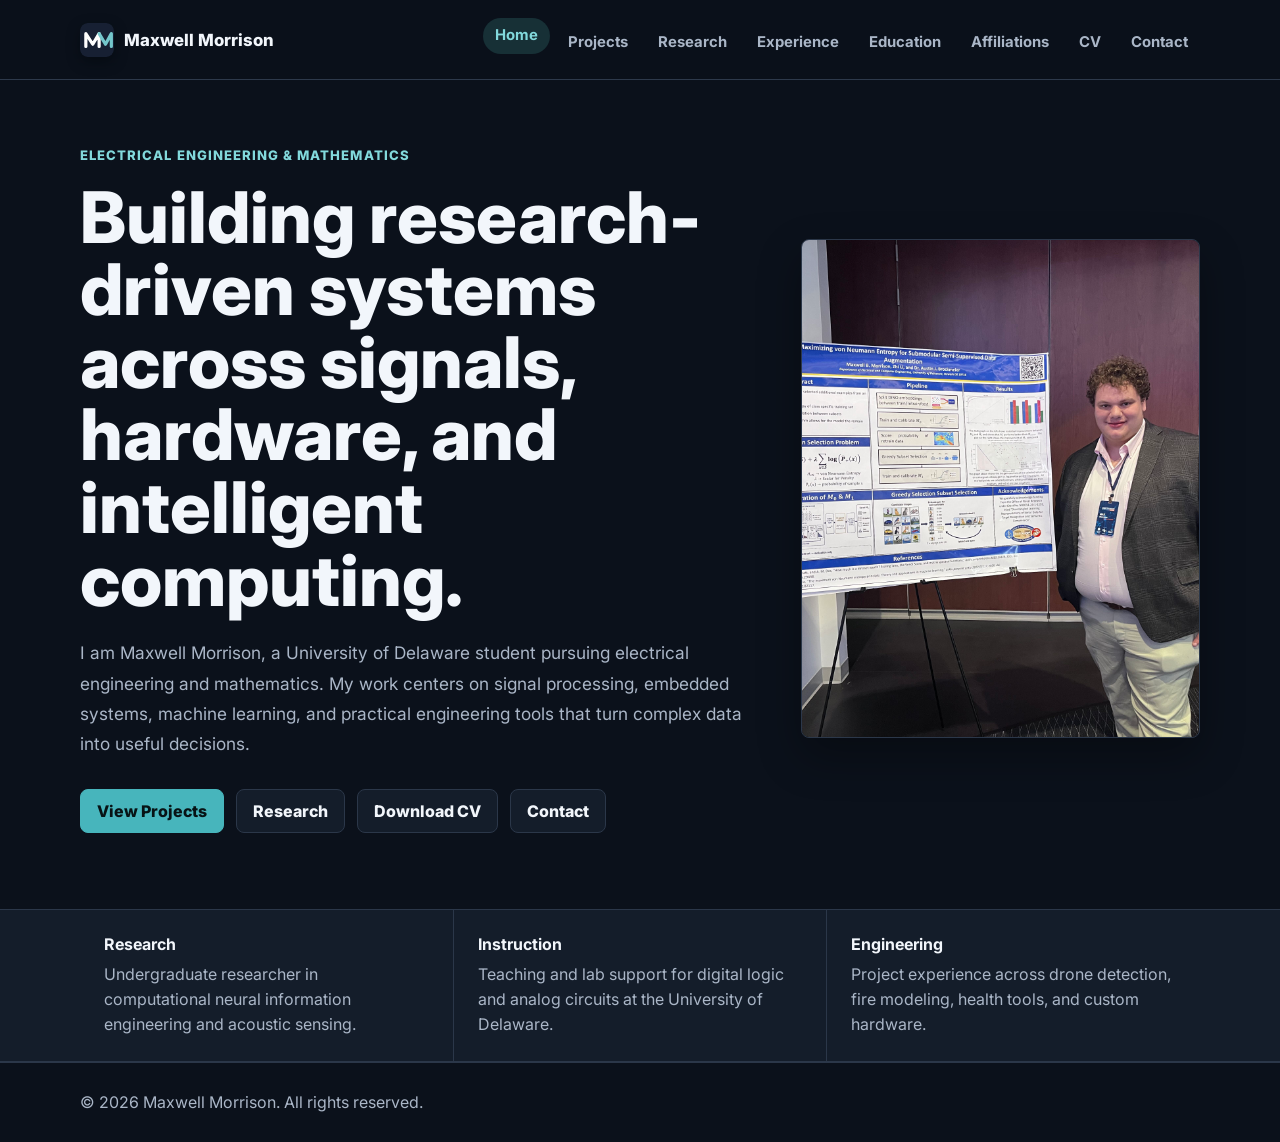
<file: public/index.html>
<!DOCTYPE html>
<html lang="en">
<head>
  <meta charset="UTF-8" />
  <meta name="viewport" content="width=device-width, initial-scale=1.0" />
  <link rel="icon" href="logo.svg" type="image/svg+xml">
  <title>Maxwell Morrison | Electrical Engineering & Mathematics</title>
  <link rel="preconnect" href="https://fonts.googleapis.com">
  <link rel="preconnect" href="https://fonts.gstatic.com" crossorigin>
  <link href="https://fonts.googleapis.com/css2?family=Inter:wght@400;600;700;800&display=swap" rel="stylesheet">
  <link rel="stylesheet" href="styles.css?v=20261029-dark">
</head>
<body>
  <header class="site-header">
    <div class="container">
      <nav class="site-nav" aria-label="Primary navigation">
        <a class="logo" href="index.html"><img class="logo-mark" src="logo.svg" alt="">Maxwell Morrison</a>
        <ul class="nav-links">
          <li><a href="index.html" class="active">Home</a></li>
          <li><a href="projects.html">Projects</a></li>
          <li><a href="research.html">Research</a></li>
          <li><a href="experience.html">Experience</a></li>
          <li><a href="education.html">Education</a></li>
          <li><a href="affiliations.html">Affiliations</a></li>
          <li><a href="cv.pdf" target="_blank" rel="noopener noreferrer">CV</a></li>
          <li><a href="contact.html">Contact</a></li>
        </ul>
      </nav>
    </div>
  </header>

  <main>
    <section class="hero">
      <div class="container hero-grid">
        <div>
          <p class="eyebrow">Electrical Engineering & Mathematics</p>
          <h1>Building research-driven systems across signals, hardware, and intelligent computing.</h1>
          <p class="hero-copy">
            I am Maxwell Morrison, a University of Delaware student pursuing electrical engineering and mathematics.
            My work centers on signal processing, embedded systems, machine learning, and practical engineering tools
            that turn complex data into useful decisions.
          </p>
          <div class="actions">
            <a class="button primary" href="projects.html">View Projects</a>
            <a class="button" href="research.html">Research</a>
            <a class="button" href="cv.pdf" target="_blank" rel="noopener noreferrer">Download CV</a>
            <a class="button" href="contact.html">Contact</a>
          </div>
        </div>

        <div class="portrait">
          <img src="IMG_5776.jpg" alt="Maxwell Morrison presenting his research poster at the University of Delaware">
        </div>
      </div>
    </section>

    <section class="highlight-strip" aria-label="Profile highlights">
      <div class="container highlights">
        <div class="highlight">
          <strong>Research</strong>
          <span>Undergraduate researcher in computational neural information engineering and acoustic sensing.</span>
        </div>
        <div class="highlight">
          <strong>Instruction</strong>
          <span>Teaching and lab support for digital logic and analog circuits at the University of Delaware.</span>
        </div>
        <div class="highlight">
          <strong>Engineering</strong>
          <span>Project experience across drone detection, fire modeling, health tools, and custom hardware.</span>
        </div>
      </div>
    </section>
  </main>

  <footer class="site-footer">
    <div class="container">
      <p>&copy; 2026 Maxwell Morrison. All rights reserved.</p>
    </div>
  </footer>
</body>
</html>
</file>
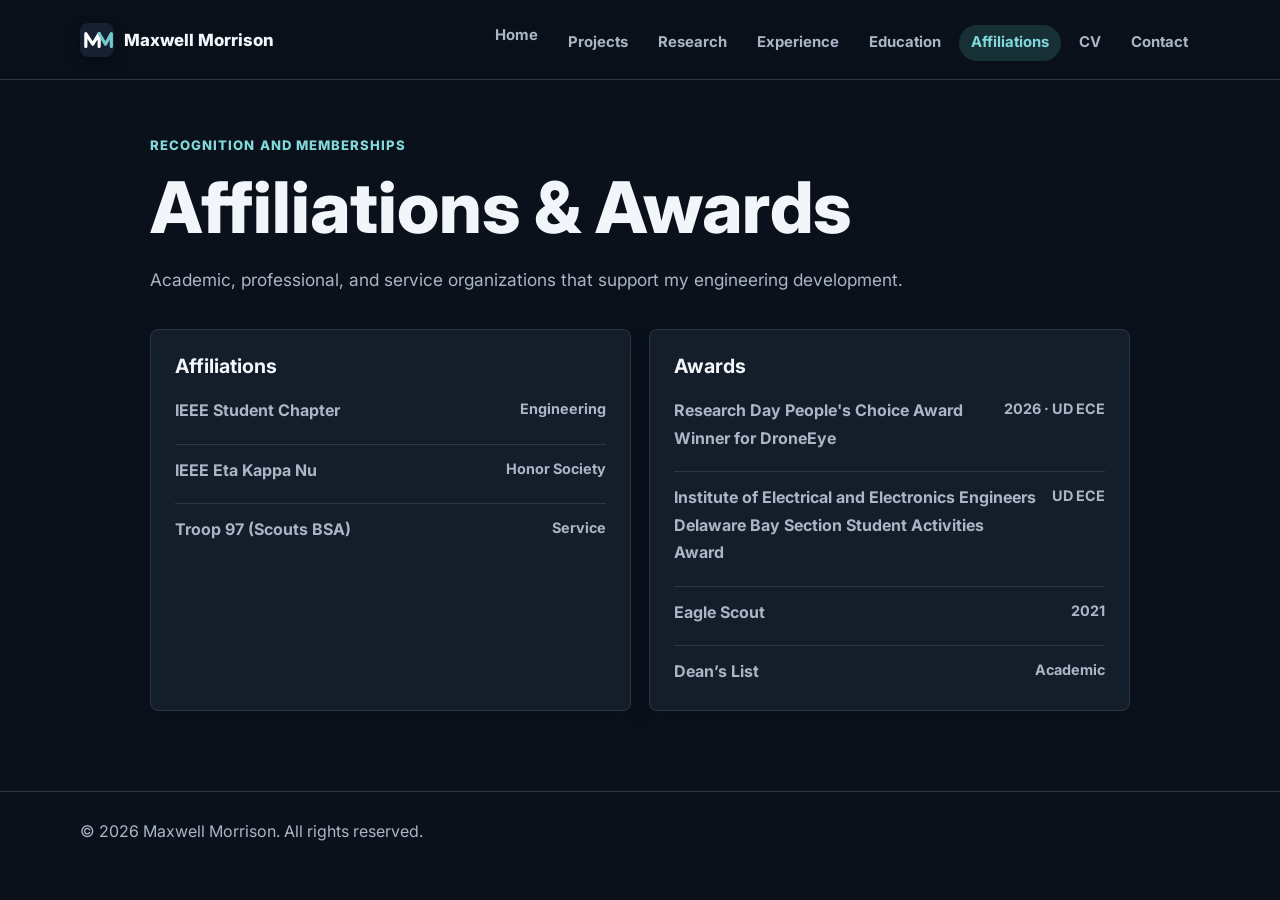
<file: public/affiliations.html>
<!DOCTYPE html>
<html lang="en">
<head>
  <meta charset="UTF-8" />
  <meta name="viewport" content="width=device-width, initial-scale=1.0" />
  <link rel="icon" href="logo.svg" type="image/svg+xml">
  <title>Affiliations | Maxwell Morrison</title>
  <link rel="preconnect" href="https://fonts.googleapis.com">
  <link rel="preconnect" href="https://fonts.gstatic.com" crossorigin>
  <link href="https://fonts.googleapis.com/css2?family=Inter:wght@400;600;700;800&display=swap" rel="stylesheet">
  <link rel="stylesheet" href="styles.css?v=20261029-dark">
</head>
<body>
  <header class="site-header">
    <div class="container">
      <nav class="site-nav" aria-label="Primary navigation">
        <a class="logo" href="index.html"><img class="logo-mark" src="logo.svg" alt="">Maxwell Morrison</a>
        <ul class="nav-links">
          <li><a href="index.html">Home</a></li>
          <li><a href="projects.html">Projects</a></li>
          <li><a href="research.html">Research</a></li>
          <li><a href="experience.html">Experience</a></li>
          <li><a href="education.html">Education</a></li>
          <li><a href="affiliations.html" class="active">Affiliations</a></li>
          <li><a href="cv.pdf" target="_blank" rel="noopener noreferrer">CV</a></li>
          <li><a href="contact.html">Contact</a></li>
        </ul>
      </nav>
    </div>
  </header>

  <main class="page-section">
    <div class="container page-shell">
      <p class="eyebrow">Recognition and Memberships</p>
      <h1>Affiliations & Awards</h1>
      <p class="page-intro">
        Academic, professional, and service organizations that support my engineering development.
      </p>

      <div class="affiliation-grid">
        <section class="affiliation-card">
          <h2>Affiliations</h2>
          <ul class="affiliation-list">
            <li><strong>IEEE Student Chapter</strong><span>Engineering</span></li>
            <li><strong>IEEE Eta Kappa Nu</strong><span>Honor Society</span></li>
            <li><strong>Troop 97 (Scouts BSA)</strong><span>Service</span></li>
          </ul>
        </section>

        <section class="affiliation-card">
          <h2>Awards</h2>
          <ul class="affiliation-list">
            <li><strong>Research Day People's Choice Award Winner for DroneEye</strong><span>2026 &middot; UD ECE</span></li>
            <li><strong>Institute of Electrical and Electronics Engineers Delaware Bay Section Student Activities Award</strong><span>UD ECE</span></li>
            <li><strong>Eagle Scout</strong><span>2021</span></li>
            <li><strong>Dean&rsquo;s List</strong><span>Academic</span></li>
          </ul>
        </section>
      </div>
    </div>
  </main>

  <footer class="site-footer">
    <div class="container">
      <p>&copy; 2026 Maxwell Morrison. All rights reserved.</p>
    </div>
  </footer>
</body>
</html>
</file>
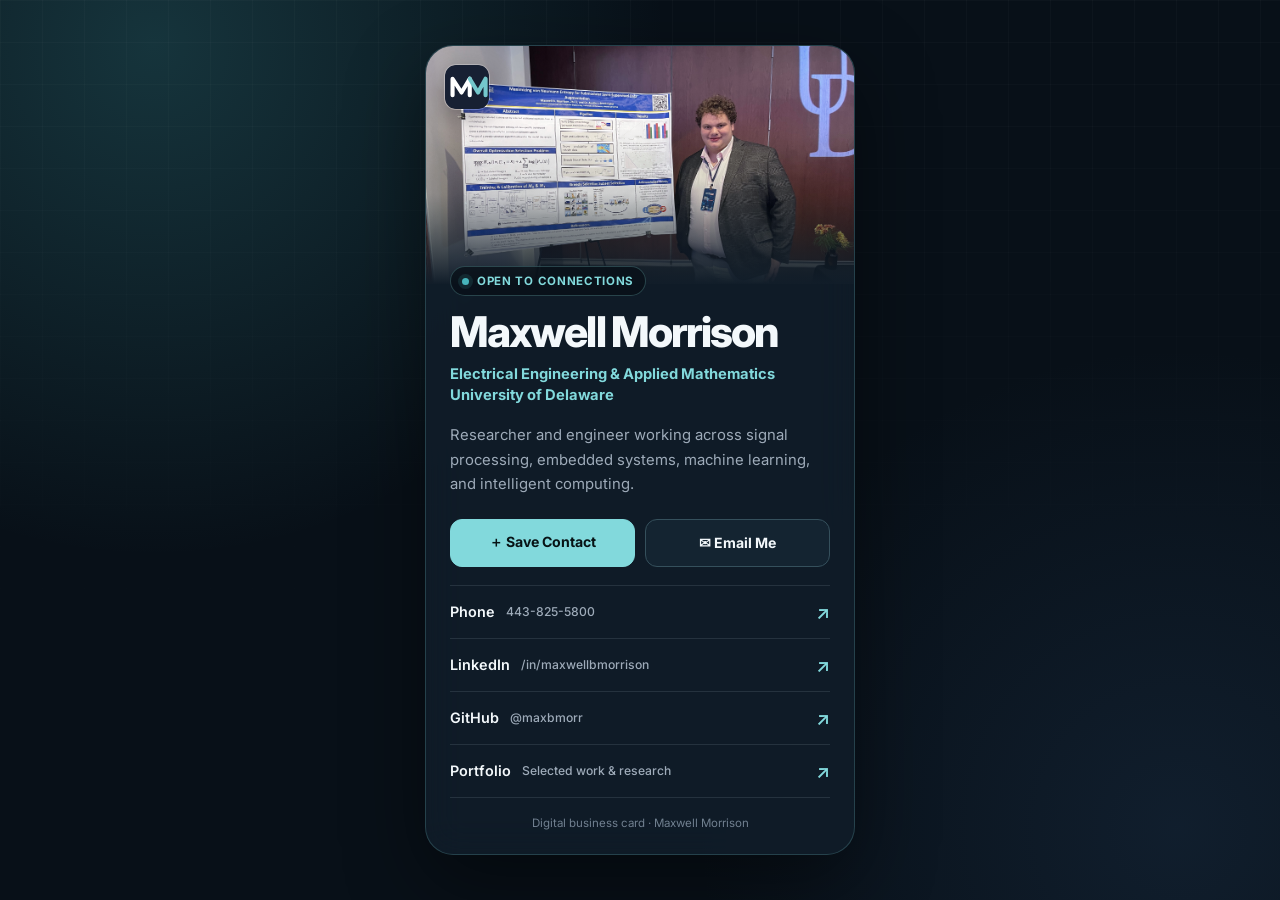
<file: public/card.html>
<!DOCTYPE html>
<html lang="en">
<head>
  <meta charset="UTF-8">
  <meta name="viewport" content="width=device-width, initial-scale=1.0, viewport-fit=cover">
  <meta name="robots" content="noindex, nofollow">
  <meta name="theme-color" content="#081018">
  <meta name="description" content="Contact Maxwell Morrison, electrical engineering and applied mathematics student at the University of Delaware.">
  <link rel="canonical" href="https://maxwellmorrison.net/card">
  <link rel="icon" href="logo.svg" type="image/svg+xml">
  <link rel="preconnect" href="https://fonts.googleapis.com">
  <link rel="preconnect" href="https://fonts.gstatic.com" crossorigin>
  <link href="https://fonts.googleapis.com/css2?family=Inter:wght@400;500;600;700;800&display=swap" rel="stylesheet">
  <title>Maxwell Morrison | Digital Business Card</title>
  <style>
    * {
      box-sizing: border-box;
      margin: 0;
      padding: 0;
    }

    :root {
      color-scheme: dark;
      --ink: #f3f8fb;
      --muted: #9eabb9;
      --line: rgba(132, 217, 220, 0.2);
      --accent: #82d9dc;
      --accent-strong: #47b5bc;
      --surface: #081018;
      --panel: rgba(17, 29, 41, 0.88);
    }

    body {
      min-height: 100svh;
      overflow-x: hidden;
      background:
        radial-gradient(circle at 12% 5%, rgba(71, 181, 188, 0.22), transparent 32rem),
        radial-gradient(circle at 92% 92%, rgba(50, 87, 130, 0.2), transparent 30rem),
        var(--surface);
      color: var(--ink);
      font-family: "Inter", Arial, sans-serif;
    }

    body::before {
      position: fixed;
      inset: 0;
      z-index: -1;
      background-image: linear-gradient(rgba(255, 255, 255, 0.025) 1px, transparent 1px), linear-gradient(90deg, rgba(255, 255, 255, 0.025) 1px, transparent 1px);
      background-size: 42px 42px;
      content: "";
      mask-image: linear-gradient(to bottom, black, transparent 75%);
    }

    main {
      display: grid;
      min-height: 100svh;
      place-items: center;
      padding: max(24px, env(safe-area-inset-top)) 18px max(24px, env(safe-area-inset-bottom));
    }

    .card {
      width: min(100%, 430px);
      overflow: hidden;
      border: 1px solid var(--line);
      border-radius: 28px;
      background: var(--panel);
      box-shadow: 0 28px 80px rgba(0, 0, 0, 0.46);
      backdrop-filter: blur(18px);
    }

    .visual {
      position: relative;
      height: 238px;
      overflow: hidden;
    }

    .visual::after {
      position: absolute;
      inset: 0;
      background: linear-gradient(to bottom, transparent 35%, rgba(17, 29, 41, 0.15) 62%, #111d29 100%);
      content: "";
    }

    .portrait {
      width: 100%;
      height: 100%;
      object-fit: cover;
      object-position: 72% 32%;
      filter: saturate(0.88) contrast(1.04);
    }

    .monogram {
      position: absolute;
      top: 18px;
      left: 18px;
      z-index: 1;
      width: 46px;
      height: 46px;
      border: 1px solid rgba(255, 255, 255, 0.18);
      border-radius: 12px;
      box-shadow: 0 8px 24px rgba(0, 0, 0, 0.32);
    }

    .content {
      position: relative;
      z-index: 2;
      margin-top: -18px;
      padding: 0 24px 24px;
    }

    .availability {
      display: inline-flex;
      align-items: center;
      gap: 8px;
      margin-bottom: 15px;
      border: 1px solid rgba(130, 217, 220, 0.25);
      border-radius: 999px;
      padding: 7px 11px;
      background: rgba(8, 16, 24, 0.78);
      color: var(--accent);
      font-size: 0.72rem;
      font-weight: 700;
      letter-spacing: 0.06em;
      text-transform: uppercase;
    }

    .availability::before {
      width: 7px;
      height: 7px;
      border-radius: 50%;
      background: var(--accent-strong);
      box-shadow: 0 0 0 4px rgba(71, 181, 188, 0.13);
      content: "";
    }

    h1 {
      font-size: clamp(2rem, 9vw, 2.65rem);
      font-weight: 800;
      letter-spacing: -0.045em;
      line-height: 1;
    }

    .title {
      margin-top: 10px;
      color: var(--accent);
      font-size: 0.92rem;
      font-weight: 700;
      line-height: 1.45;
    }

    .intro {
      margin-top: 17px;
      color: var(--muted);
      font-size: 0.93rem;
      line-height: 1.65;
    }

    .primary-actions {
      display: grid;
      grid-template-columns: 1fr 1fr;
      gap: 10px;
      margin-top: 22px;
    }

    .button {
      display: inline-flex;
      min-height: 48px;
      align-items: center;
      justify-content: center;
      gap: 8px;
      border: 1px solid #35505c;
      border-radius: 12px;
      padding: 0 15px;
      background: #142431;
      color: var(--ink);
      font-size: 0.88rem;
      font-weight: 700;
      text-decoration: none;
      transition: transform 160ms ease, border-color 160ms ease, background 160ms ease;
    }

    .button.primary {
      border-color: var(--accent);
      background: var(--accent);
      color: #071315;
    }

    .button:hover,
    .button:focus-visible {
      border-color: var(--accent);
      transform: translateY(-2px);
    }

    .links {
      display: grid;
      margin-top: 18px;
      border-top: 1px solid rgba(158, 171, 185, 0.16);
    }

    .link {
      display: flex;
      min-height: 53px;
      align-items: center;
      justify-content: space-between;
      border-bottom: 1px solid rgba(158, 171, 185, 0.16);
      color: var(--ink);
      font-size: 0.9rem;
      font-weight: 600;
      text-decoration: none;
      transition: color 160ms ease, padding 160ms ease;
    }

    .link span:first-child {
      display: flex;
      align-items: center;
      gap: 11px;
    }

    .link small {
      color: var(--muted);
      font-size: 0.76rem;
      font-weight: 500;
    }

    .link:hover,
    .link:focus-visible {
      padding-left: 4px;
      color: var(--accent);
    }

    .arrow {
      color: var(--accent);
      font-size: 1.15rem;
    }

    .footer {
      margin-top: 18px;
      color: #718090;
      font-size: 0.72rem;
      text-align: center;
    }

    @media (max-width: 360px) {
      .primary-actions {
        grid-template-columns: 1fr;
      }

      .visual {
        height: 210px;
      }
    }

    @media (prefers-reduced-motion: reduce) {
      *,
      *::before,
      *::after {
        scroll-behavior: auto !important;
        transition: none !important;
      }
    }
  </style>
</head>
<body>
  <main>
    <article class="card" aria-labelledby="card-name">
      <div class="visual">
        <img class="portrait" src="IMG_5776.jpg" alt="Maxwell Morrison presenting his research poster">
        <img class="monogram" src="logo.svg" alt="MM monogram">
      </div>

      <div class="content">
        <p class="availability">Open to connections</p>
        <h1 id="card-name">Maxwell Morrison</h1>
        <p class="title">Electrical Engineering &amp; Applied Mathematics<br>University of Delaware</p>
        <p class="intro">Researcher and engineer working across signal processing, embedded systems, machine learning, and intelligent computing.</p>

        <div class="primary-actions">
          <a class="button primary" href="maxwell-morrison.vcf" download>＋ Save Contact</a>
          <a class="button" href="mailto:maxbmorr@udel.edu">✉ Email Me</a>
        </div>

        <div class="links" aria-label="Contact links">
          <a class="link" href="tel:+14438255800">
            <span>Phone <small>443-825-5800</small></span><span class="arrow" aria-hidden="true">↗</span>
          </a>
          <a class="link" href="https://www.linkedin.com/in/maxwellbmorrison" target="_blank" rel="noopener noreferrer">
            <span>LinkedIn <small>/in/maxwellbmorrison</small></span><span class="arrow" aria-hidden="true">↗</span>
          </a>
          <a class="link" href="https://github.com/maxbmorr" target="_blank" rel="noopener noreferrer">
            <span>GitHub <small>@maxbmorr</small></span><span class="arrow" aria-hidden="true">↗</span>
          </a>
          <a class="link" href="https://maxwellmorrison.net" target="_blank" rel="noopener noreferrer">
            <span>Portfolio <small>Selected work &amp; research</small></span><span class="arrow" aria-hidden="true">↗</span>
          </a>
        </div>

        <p class="footer">Digital business card · Maxwell Morrison</p>
      </div>
    </article>
  </main>
</body>
</html>
</file>
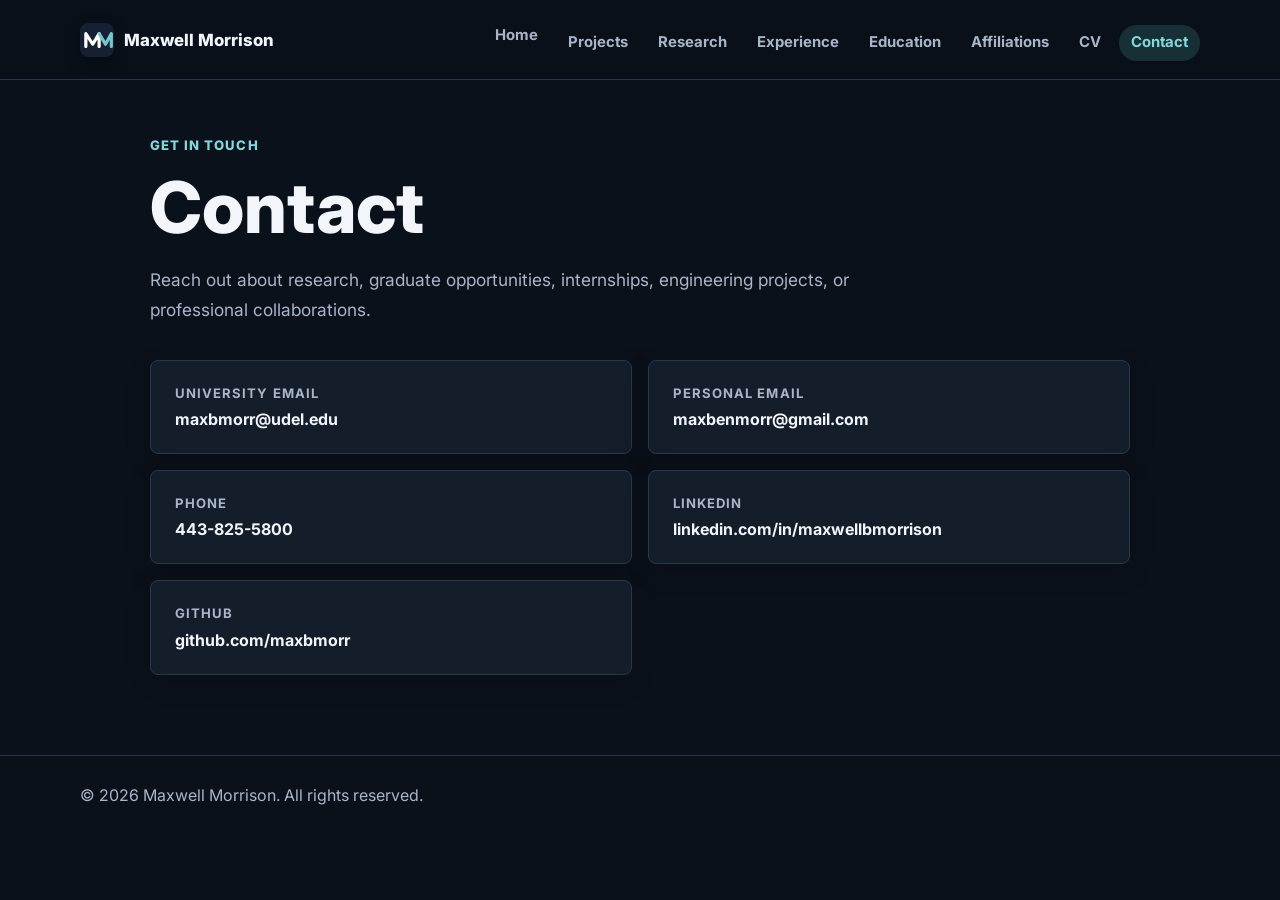
<file: public/contact.html>
<!DOCTYPE html>
<html lang="en">
<head>
  <meta charset="UTF-8" />
  <meta name="viewport" content="width=device-width, initial-scale=1.0" />
  <link rel="icon" href="logo.svg" type="image/svg+xml">
  <title>Contact | Maxwell Morrison</title>
  <link rel="preconnect" href="https://fonts.googleapis.com">
  <link rel="preconnect" href="https://fonts.gstatic.com" crossorigin>
  <link href="https://fonts.googleapis.com/css2?family=Inter:wght@400;600;700;800&display=swap" rel="stylesheet">
  <link rel="stylesheet" href="styles.css?v=20261029-dark">
</head>
<body>
  <header class="site-header">
    <div class="container">
      <nav class="site-nav" aria-label="Primary navigation">
        <a class="logo" href="index.html"><img class="logo-mark" src="logo.svg" alt="">Maxwell Morrison</a>
        <ul class="nav-links">
          <li><a href="index.html">Home</a></li>
          <li><a href="projects.html">Projects</a></li>
          <li><a href="research.html">Research</a></li>
          <li><a href="experience.html">Experience</a></li>
          <li><a href="education.html">Education</a></li>
          <li><a href="affiliations.html">Affiliations</a></li>
          <li><a href="cv.pdf" target="_blank" rel="noopener noreferrer">CV</a></li>
          <li><a href="contact.html" class="active">Contact</a></li>
        </ul>
      </nav>
    </div>
  </header>

  <main class="page-section">
    <div class="container page-shell">
      <p class="eyebrow">Get in Touch</p>
      <h1>Contact</h1>
      <p class="page-intro">
        Reach out about research, graduate opportunities, internships, engineering projects, or professional collaborations.
      </p>

      <div class="contact-grid">
        <div class="contact-item">
          <h2>University Email</h2>
          <a href="mailto:maxbmorr@udel.edu">maxbmorr@udel.edu</a>
        </div>

        <div class="contact-item">
          <h2>Personal Email</h2>
          <a href="mailto:maxbenmorr@gmail.com">maxbenmorr@gmail.com</a>
        </div>

        <div class="contact-item">
          <h2>Phone</h2>
          <a href="tel:14438255800">443-825-5800</a>
        </div>

        <div class="contact-item">
          <h2>LinkedIn</h2>
          <a href="https://www.linkedin.com/in/maxwellbmorrison" target="_blank" rel="noopener noreferrer">linkedin.com/in/maxwellbmorrison</a>
        </div>

        <div class="contact-item">
          <h2>GitHub</h2>
          <a href="https://github.com/maxbmorr" target="_blank" rel="noopener noreferrer">github.com/maxbmorr</a>
        </div>
      </div>
    </div>
  </main>

  <footer class="site-footer">
    <div class="container">
      <p>&copy; 2026 Maxwell Morrison. All rights reserved.</p>
    </div>
  </footer>
</body>
</html>
</file>
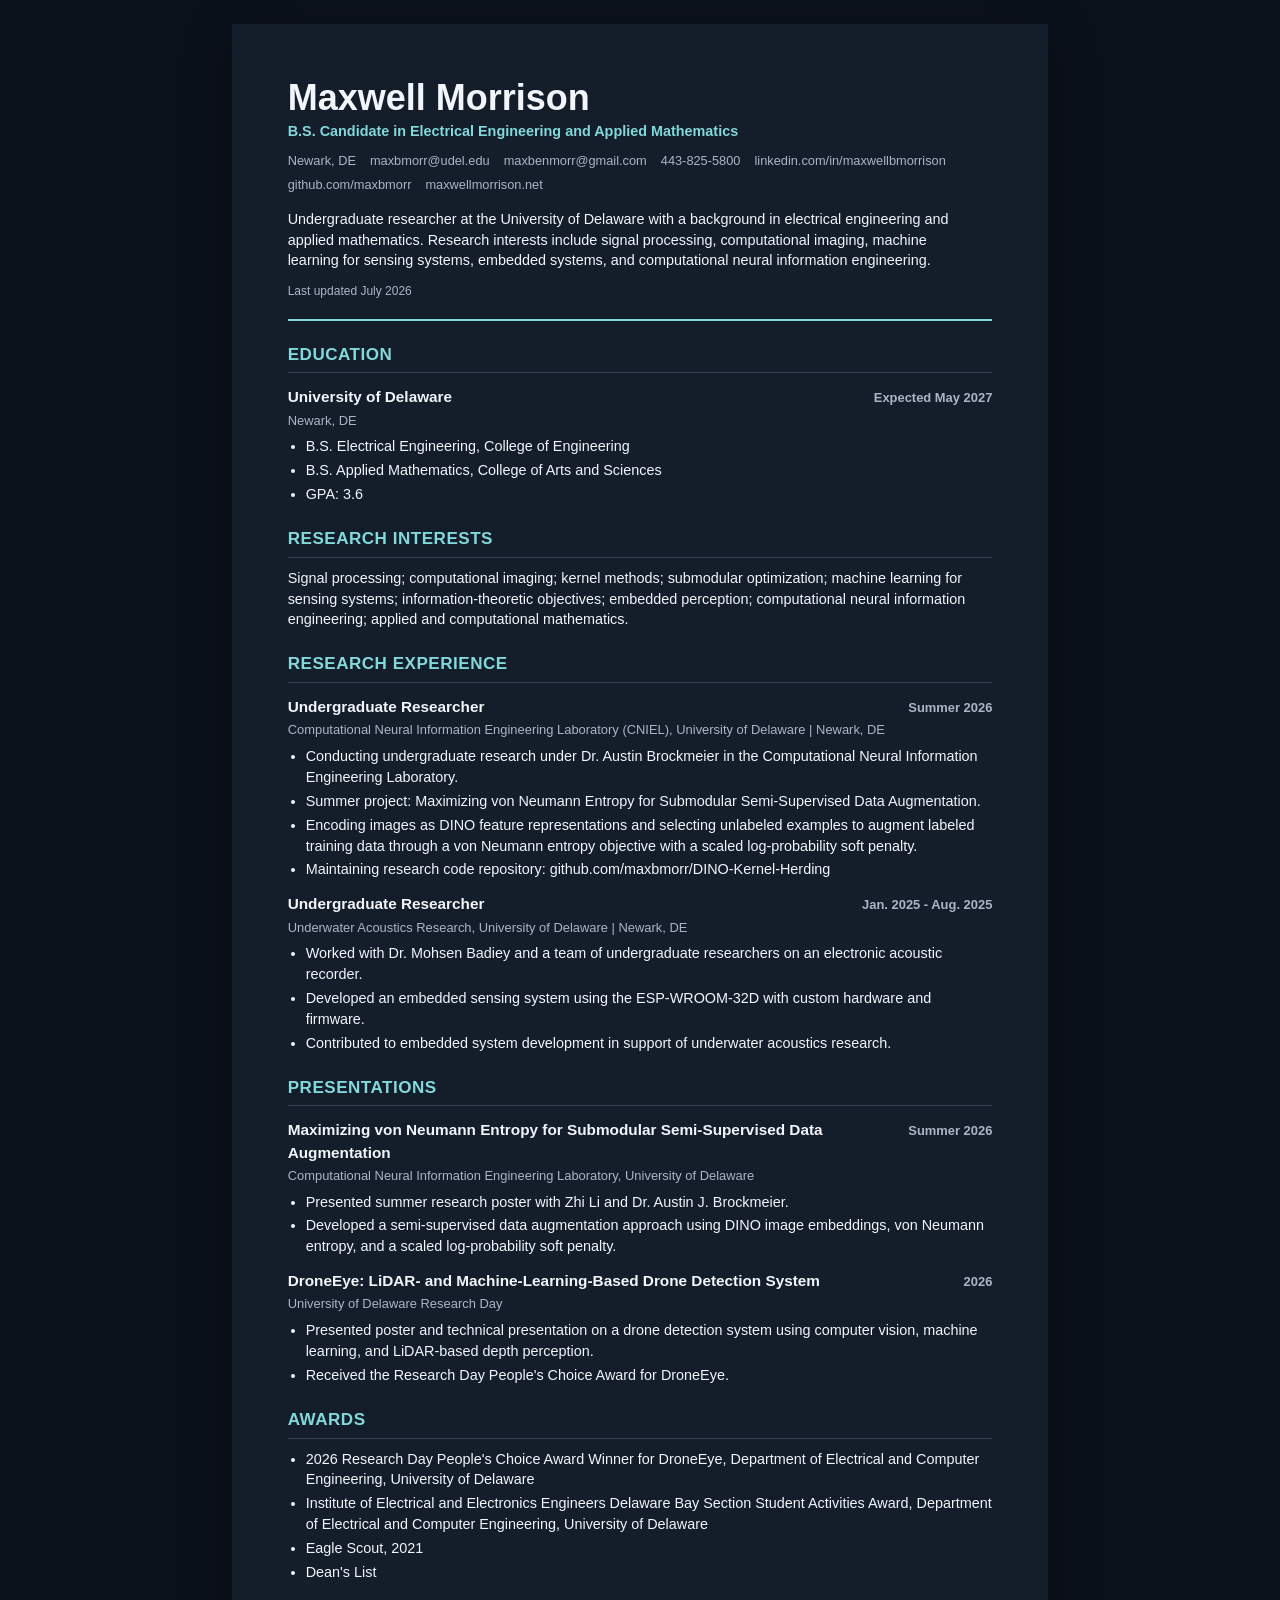
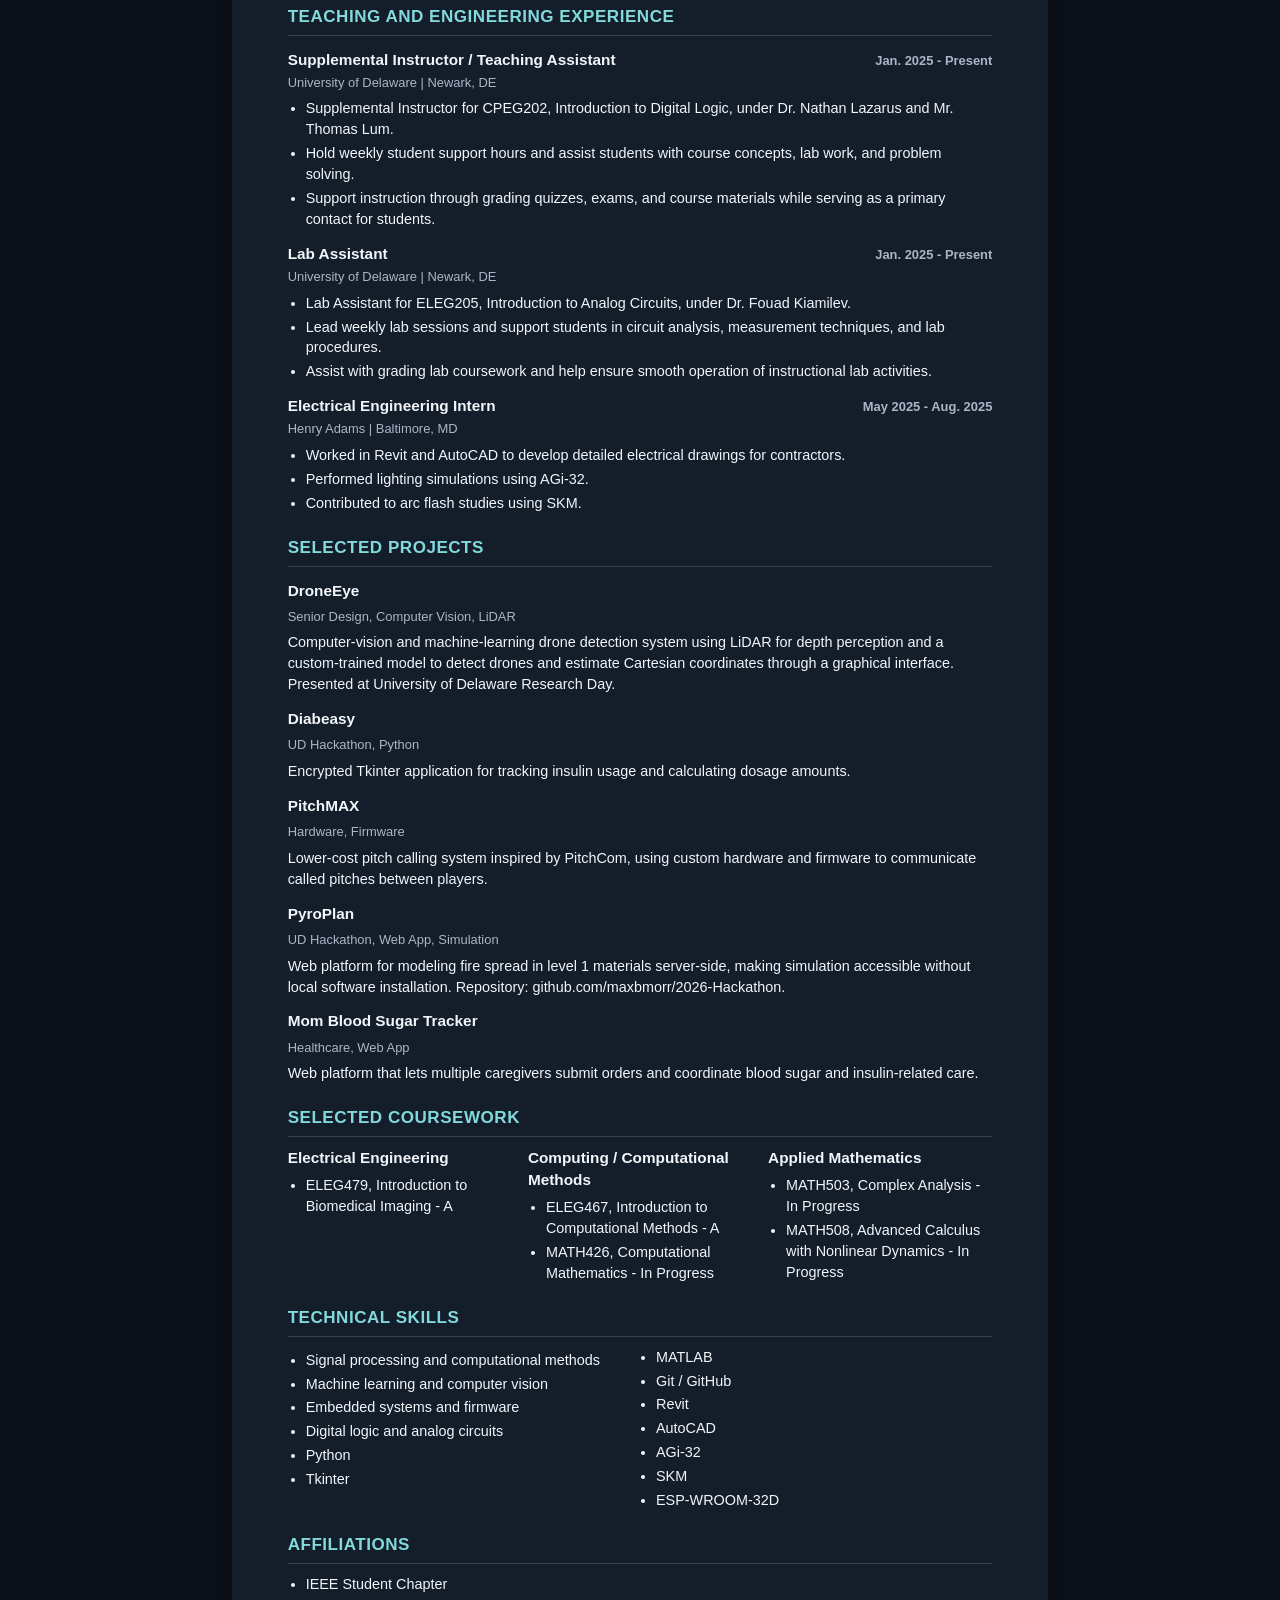
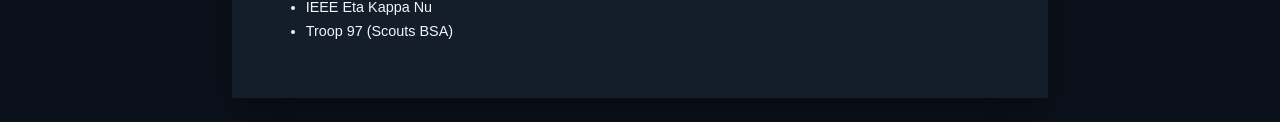
<file: public/cv.html>
<!DOCTYPE html>
<html lang="en">
<head>
  <meta charset="UTF-8">
  <meta name="viewport" content="width=device-width, initial-scale=1.0">
  <link rel="icon" href="logo.svg" type="image/svg+xml">
  <title>Maxwell Morrison | CV</title>
  <style>
    :root {
      color-scheme: dark;
      --ink: #f2f6fb;
      --muted: #aab6c7;
      --line: #344154;
      --accent: #82d9dc;
    }

    * {
      box-sizing: border-box;
    }

    body {
      margin: 0;
      background: #0b111b;
      color: var(--ink);
      font-family: Arial, Helvetica, sans-serif;
      font-size: 10.8pt;
      line-height: 1.45;
    }

    .page {
      width: min(8.5in, calc(100% - 32px));
      margin: 24px auto;
      background: #141d2a;
      padding: 0.58in;
      box-shadow: 0 16px 42px rgba(0, 0, 0, 0.36);
    }

    header {
      border-bottom: 2px solid var(--accent);
      padding-bottom: 18px;
      margin-bottom: 22px;
    }

    h1 {
      margin: 0 0 5px;
      font-size: 27pt;
      line-height: 1;
      letter-spacing: 0;
    }

    .headline {
      margin: 0 0 10px;
      color: var(--accent);
      font-weight: 600;
    }

    .contact {
      display: flex;
      flex-wrap: wrap;
      gap: 6px 14px;
      margin: 0;
      color: var(--muted);
      font-size: 9.6pt;
    }

    .summary {
      margin: 14px 0 0;
      max-width: 7.1in;
    }

    section {
      margin-top: 22px;
    }

    h2 {
      margin: 0 0 10px;
      border-bottom: 1px solid var(--line);
      padding-bottom: 5px;
      color: var(--accent);
      font-size: 12.8pt;
      text-transform: uppercase;
      letter-spacing: 0.03em;
      break-after: avoid;
      page-break-after: avoid;
    }

    h3 {
      margin: 0;
      font-size: 11.5pt;
    }

    .entry {
      break-inside: avoid;
      page-break-inside: avoid;
      margin-top: 13px;
    }

    .entry:first-child {
      margin-top: 0;
    }

    .entry-head {
      display: flex;
      justify-content: space-between;
      gap: 20px;
      align-items: flex-start;
    }

    .subtitle,
    .date {
      margin: 3px 0 0;
      color: var(--muted);
      font-size: 9.7pt;
    }

    .date {
      flex: 0 0 auto;
      text-align: right;
      font-weight: 700;
    }

    ul {
      margin: 6px 0 0 18px;
      padding: 0;
    }

    li {
      margin-top: 3px;
    }

    .grid {
      display: grid;
      grid-template-columns: 1fr 1fr;
      gap: 20px;
    }

    .skills {
      columns: 2;
    }

    .coursework {
      display: grid;
      grid-template-columns: repeat(3, 1fr);
      gap: 16px;
    }

    .coursework-section {
      break-inside: avoid;
      page-break-inside: avoid;
    }

    .course-group ul {
      margin-top: 6px;
    }

    .updated {
      margin: 12px 0 0;
      color: var(--muted);
      font-size: 9pt;
    }

    .compact p {
      margin: 6px 0 0;
    }

    .compact-line {
      margin: 0;
    }

    @media print {
      :root {
        color-scheme: light;
        --ink: #000;
        --muted: #333;
        --line: #000;
        --accent: #000;
      }

      body {
        background: #fff;
      }

      .page {
        width: auto;
        margin: 0;
        background: #fff;
        padding: 0;
        box-shadow: none;
      }

      @page {
        size: letter;
        margin: 0.55in;
      }
    }
  </style>
</head>
<body>
  <main class="page">
    <header>
      <h1>Maxwell Morrison</h1>
      <p class="headline">B.S. Candidate in Electrical Engineering and Applied Mathematics</p>
      <p class="contact">
        <span>Newark, DE</span>
        <span>maxbmorr@udel.edu</span>
        <span>maxbenmorr@gmail.com</span>
        <span>443-825-5800</span>
        <span>linkedin.com/in/maxwellbmorrison</span>
        <span>github.com/maxbmorr</span>
        <span>maxwellmorrison.net</span>
      </p>
      <p class="summary">Undergraduate researcher at the University of Delaware with a background in electrical engineering and applied mathematics. Research interests include signal processing, computational imaging, machine learning for sensing systems, embedded systems, and computational neural information engineering.</p>
      <p class="updated">Last updated July 2026</p>
    </header>

    <section>
      <h2>Education</h2>

      <article class="entry">
        <div class="entry-head">
          <div>
            <h3>University of Delaware</h3>
            <p class="subtitle">Newark, DE</p>
          </div>
          <p class="date">Expected May 2027</p>
        </div>
        <ul><li>B.S. Electrical Engineering, College of Engineering</li>
<li>B.S. Applied Mathematics, College of Arts and Sciences</li>
<li>GPA: 3.6</li></ul>
      </article>

    </section>

    <section>
      <h2>Research Interests</h2>
      <p class="compact-line">Signal processing; computational imaging; kernel methods; submodular optimization; machine learning for sensing systems; information-theoretic objectives; embedded perception; computational neural information engineering; applied and computational mathematics.</p>
    </section>

    <section>
      <h2>Research Experience</h2>

      <article class="entry">
        <div class="entry-head">
          <div>
            <h3>Undergraduate Researcher</h3>
            <p class="subtitle">Computational Neural Information Engineering Laboratory (CNIEL), University of Delaware | Newark, DE</p>
          </div>
          <p class="date">Summer 2026</p>
        </div>
        <ul><li>Conducting undergraduate research under Dr. Austin Brockmeier in the Computational Neural Information Engineering Laboratory.</li>
<li>Summer project: Maximizing von Neumann Entropy for Submodular Semi-Supervised Data Augmentation.</li>
<li>Encoding images as DINO feature representations and selecting unlabeled examples to augment labeled training data through a von Neumann entropy objective with a scaled log-probability soft penalty.</li>
<li>Maintaining research code repository: github.com/maxbmorr/DINO-Kernel-Herding</li></ul>
      </article>


      <article class="entry">
        <div class="entry-head">
          <div>
            <h3>Undergraduate Researcher</h3>
            <p class="subtitle">Underwater Acoustics Research, University of Delaware | Newark, DE</p>
          </div>
          <p class="date">Jan. 2025 - Aug. 2025</p>
        </div>
        <ul><li>Worked with Dr. Mohsen Badiey and a team of undergraduate researchers on an electronic acoustic recorder.</li>
<li>Developed an embedded sensing system using the ESP-WROOM-32D with custom hardware and firmware.</li>
<li>Contributed to embedded system development in support of underwater acoustics research.</li></ul>
      </article>

    </section>

    <section>
      <h2>Presentations</h2>

      <article class="entry">
        <div class="entry-head">
          <div>
            <h3>Maximizing von Neumann Entropy for Submodular Semi-Supervised Data Augmentation</h3>
            <p class="subtitle">Computational Neural Information Engineering Laboratory, University of Delaware</p>
          </div>
          <p class="date">Summer 2026</p>
        </div>
        <ul><li>Presented summer research poster with Zhi Li and Dr. Austin J. Brockmeier.</li>
<li>Developed a semi-supervised data augmentation approach using DINO image embeddings, von Neumann entropy, and a scaled log-probability soft penalty.</li></ul>
      </article>


      <article class="entry">
        <div class="entry-head">
          <div>
            <h3>DroneEye: LiDAR- and Machine-Learning-Based Drone Detection System</h3>
            <p class="subtitle">University of Delaware Research Day</p>
          </div>
          <p class="date">2026</p>
        </div>
        <ul><li>Presented poster and technical presentation on a drone detection system using computer vision, machine learning, and LiDAR-based depth perception.</li>
<li>Received the Research Day People&#x27;s Choice Award for DroneEye.</li></ul>
      </article>

    </section>

    <section>
      <h2>Awards</h2>
      <ul><li>2026 Research Day People&#x27;s Choice Award Winner for DroneEye, Department of Electrical and Computer Engineering, University of Delaware</li>
<li>Institute of Electrical and Electronics Engineers Delaware Bay Section Student Activities Award, Department of Electrical and Computer Engineering, University of Delaware</li>
<li>Eagle Scout, 2021</li>
<li>Dean&#x27;s List</li></ul>
    </section>

    <section>
      <h2>Teaching and Engineering Experience</h2>

      <article class="entry">
        <div class="entry-head">
          <div>
            <h3>Supplemental Instructor / Teaching Assistant</h3>
            <p class="subtitle">University of Delaware | Newark, DE</p>
          </div>
          <p class="date">Jan. 2025 - Present</p>
        </div>
        <ul><li>Supplemental Instructor for CPEG202, Introduction to Digital Logic, under Dr. Nathan Lazarus and Mr. Thomas Lum.</li>
<li>Hold weekly student support hours and assist students with course concepts, lab work, and problem solving.</li>
<li>Support instruction through grading quizzes, exams, and course materials while serving as a primary contact for students.</li></ul>
      </article>


      <article class="entry">
        <div class="entry-head">
          <div>
            <h3>Lab Assistant</h3>
            <p class="subtitle">University of Delaware | Newark, DE</p>
          </div>
          <p class="date">Jan. 2025 - Present</p>
        </div>
        <ul><li>Lab Assistant for ELEG205, Introduction to Analog Circuits, under Dr. Fouad Kiamilev.</li>
<li>Lead weekly lab sessions and support students in circuit analysis, measurement techniques, and lab procedures.</li>
<li>Assist with grading lab coursework and help ensure smooth operation of instructional lab activities.</li></ul>
      </article>


      <article class="entry">
        <div class="entry-head">
          <div>
            <h3>Electrical Engineering Intern</h3>
            <p class="subtitle">Henry Adams | Baltimore, MD</p>
          </div>
          <p class="date">May 2025 - Aug. 2025</p>
        </div>
        <ul><li>Worked in Revit and AutoCAD to develop detailed electrical drawings for contractors.</li>
<li>Performed lighting simulations using AGi-32.</li>
<li>Contributed to arc flash studies using SKM.</li></ul>
      </article>

    </section>

    <section>
      <h2>Selected Projects</h2>

        <article class="entry compact">
          <div class="entry-head">
            <div>
              <h3>DroneEye</h3>
              <p class="subtitle">Senior Design, Computer Vision, LiDAR</p>
            </div>
          </div>
          <p>Computer-vision and machine-learning drone detection system using LiDAR for depth perception and a custom-trained model to detect drones and estimate Cartesian coordinates through a graphical interface. Presented at University of Delaware Research Day.</p>
        </article>


        <article class="entry compact">
          <div class="entry-head">
            <div>
              <h3>Diabeasy</h3>
              <p class="subtitle">UD Hackathon, Python</p>
            </div>
          </div>
          <p>Encrypted Tkinter application for tracking insulin usage and calculating dosage amounts.</p>
        </article>


        <article class="entry compact">
          <div class="entry-head">
            <div>
              <h3>PitchMAX</h3>
              <p class="subtitle">Hardware, Firmware</p>
            </div>
          </div>
          <p>Lower-cost pitch calling system inspired by PitchCom, using custom hardware and firmware to communicate called pitches between players.</p>
        </article>


        <article class="entry compact">
          <div class="entry-head">
            <div>
              <h3>PyroPlan</h3>
              <p class="subtitle">UD Hackathon, Web App, Simulation</p>
            </div>
          </div>
          <p>Web platform for modeling fire spread in level 1 materials server-side, making simulation accessible without local software installation. Repository: github.com/maxbmorr/2026-Hackathon.</p>
        </article>


        <article class="entry compact">
          <div class="entry-head">
            <div>
              <h3>Mom Blood Sugar Tracker</h3>
              <p class="subtitle">Healthcare, Web App</p>
            </div>
          </div>
          <p>Web platform that lets multiple caregivers submit orders and coordinate blood sugar and insulin-related care.</p>
        </article>

    </section>

    <section class="coursework-section">
      <h2>Selected Coursework</h2>
      <div class="coursework">
        <div class="course-group">
          <h3>Electrical Engineering</h3>
          <ul><li>ELEG479, Introduction to Biomedical Imaging - A</li></ul>
        </div>


        <div class="course-group">
          <h3>Computing / Computational Methods</h3>
          <ul><li>ELEG467, Introduction to Computational Methods - A</li><li>MATH426, Computational Mathematics - In Progress</li></ul>
        </div>


        <div class="course-group">
          <h3>Applied Mathematics</h3>
          <ul><li>MATH503, Complex Analysis - In Progress</li><li>MATH508, Advanced Calculus with Nonlinear Dynamics - In Progress</li></ul>
        </div>
        </div>
    </section>

    <section>
      <h2>Technical Skills</h2>
      <ul class="skills"><li>Signal processing and computational methods</li>
<li>Machine learning and computer vision</li>
<li>Embedded systems and firmware</li>
<li>Digital logic and analog circuits</li>
<li>Python</li>
<li>Tkinter</li>
<li>MATLAB</li>
<li>Git / GitHub</li>
<li>Revit</li>
<li>AutoCAD</li>
<li>AGi-32</li>
<li>SKM</li>
<li>ESP-WROOM-32D</li></ul>
    </section>

    <section>
      <h2>Affiliations</h2>
      <ul><li>IEEE Student Chapter</li>
<li>IEEE Eta Kappa Nu</li>
<li>Troop 97 (Scouts BSA)</li></ul>
    </section>
  </main>
</body>
</html>
</file>
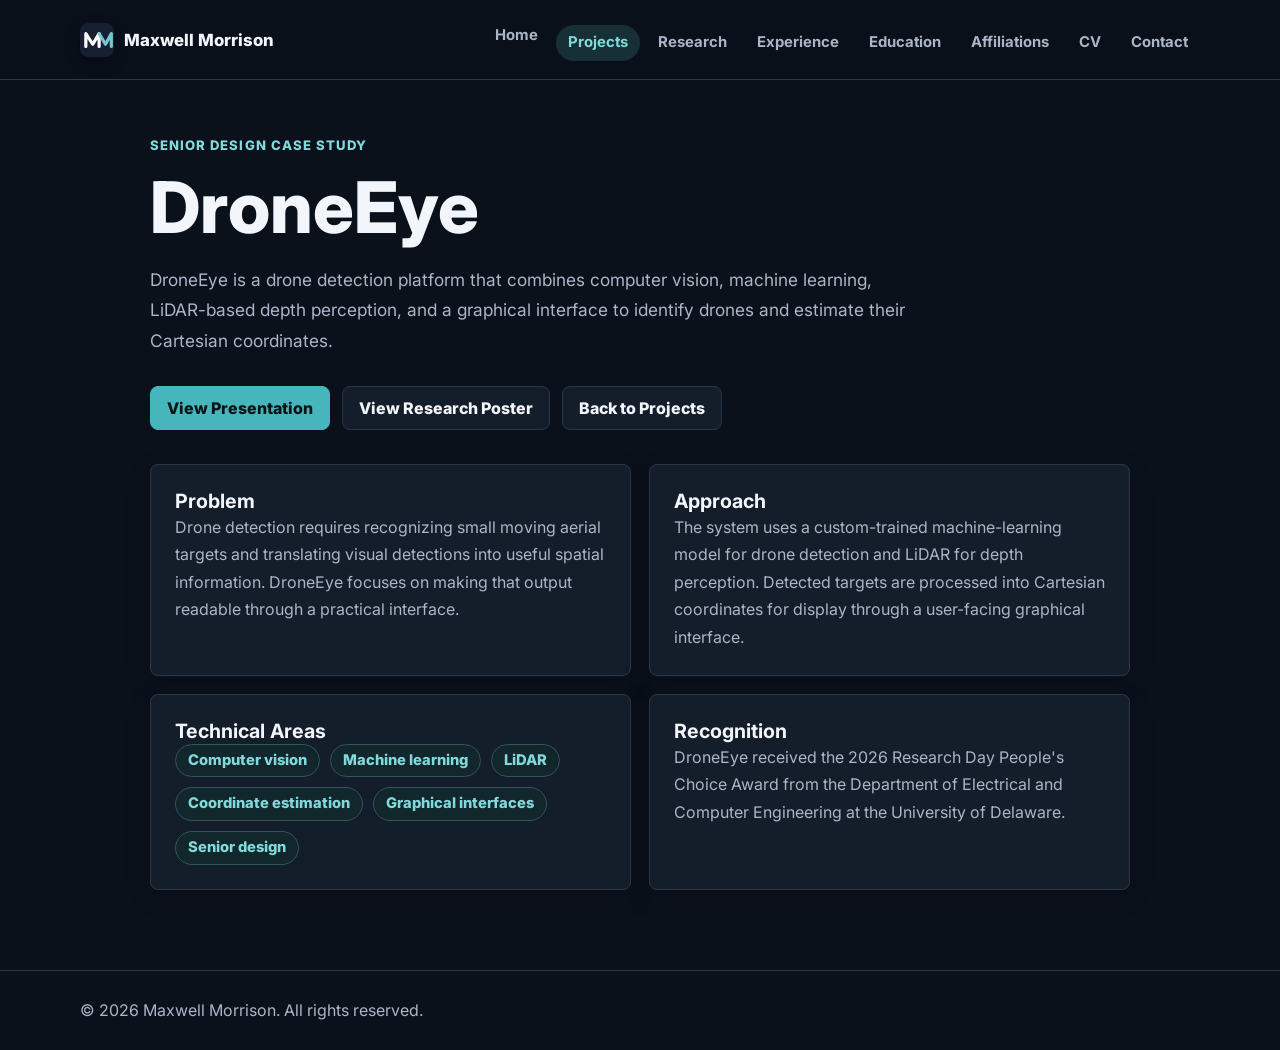
<file: public/droneeye.html>
<!DOCTYPE html>
<html lang="en">
<head>
  <meta charset="UTF-8" />
  <meta name="viewport" content="width=device-width, initial-scale=1.0" />
  <link rel="icon" href="logo.svg" type="image/svg+xml">
  <title>DroneEye | Maxwell Morrison</title>
  <link rel="preconnect" href="https://fonts.googleapis.com">
  <link rel="preconnect" href="https://fonts.gstatic.com" crossorigin>
  <link href="https://fonts.googleapis.com/css2?family=Inter:wght@400;600;700;800&display=swap" rel="stylesheet">
  <link rel="stylesheet" href="styles.css?v=20261029-dark">
</head>
<body>
  <header class="site-header">
    <div class="container">
      <nav class="site-nav" aria-label="Primary navigation">
        <a class="logo" href="index.html"><img class="logo-mark" src="logo.svg" alt="">Maxwell Morrison</a>
        <ul class="nav-links">
          <li><a href="index.html">Home</a></li>
          <li><a href="projects.html" class="active">Projects</a></li>
          <li><a href="research.html">Research</a></li>
          <li><a href="experience.html">Experience</a></li>
          <li><a href="education.html">Education</a></li>
          <li><a href="affiliations.html">Affiliations</a></li>
          <li><a href="cv.pdf" target="_blank" rel="noopener noreferrer">CV</a></li>
          <li><a href="contact.html">Contact</a></li>
        </ul>
      </nav>
    </div>
  </header>

  <main class="page-section">
    <div class="container page-shell">
      <p class="eyebrow">Senior Design Case Study</p>
      <h1>DroneEye</h1>
      <p class="page-intro">
        DroneEye is a drone detection platform that combines computer vision, machine learning, LiDAR-based depth
        perception, and a graphical interface to identify drones and estimate their Cartesian coordinates.
      </p>

      <div class="actions">
        <a class="button primary" href="DroneEyeFinal.pptx.pdf" target="_blank" rel="noopener noreferrer">View Presentation</a>
        <a class="button" href="DroneEyeResearchDayPoster.pdf" target="_blank" rel="noopener noreferrer">View Research Poster</a>
        <a class="button" href="projects.html">Back to Projects</a>
      </div>

      <div class="detail-grid">
        <section class="item">
          <h2>Problem</h2>
          <p>
            Drone detection requires recognizing small moving aerial targets and translating visual detections into
            useful spatial information. DroneEye focuses on making that output readable through a practical interface.
          </p>
        </section>

        <section class="item">
          <h2>Approach</h2>
          <p>
            The system uses a custom-trained machine-learning model for drone detection and LiDAR for depth perception.
            Detected targets are processed into Cartesian coordinates for display through a user-facing graphical interface.
          </p>
        </section>

        <section class="item">
          <h2>Technical Areas</h2>
          <ul class="pill-list">
            <li>Computer vision</li>
            <li>Machine learning</li>
            <li>LiDAR</li>
            <li>Coordinate estimation</li>
            <li>Graphical interfaces</li>
            <li>Senior design</li>
          </ul>
        </section>

        <section class="item">
          <h2>Recognition</h2>
          <p>
            DroneEye received the 2026 Research Day People's Choice Award from the Department of Electrical and
            Computer Engineering at the University of Delaware.
          </p>
        </section>
      </div>
    </div>
  </main>

  <footer class="site-footer">
    <div class="container">
      <p>&copy; 2026 Maxwell Morrison. All rights reserved.</p>
    </div>
  </footer>
</body>
</html>
</file>
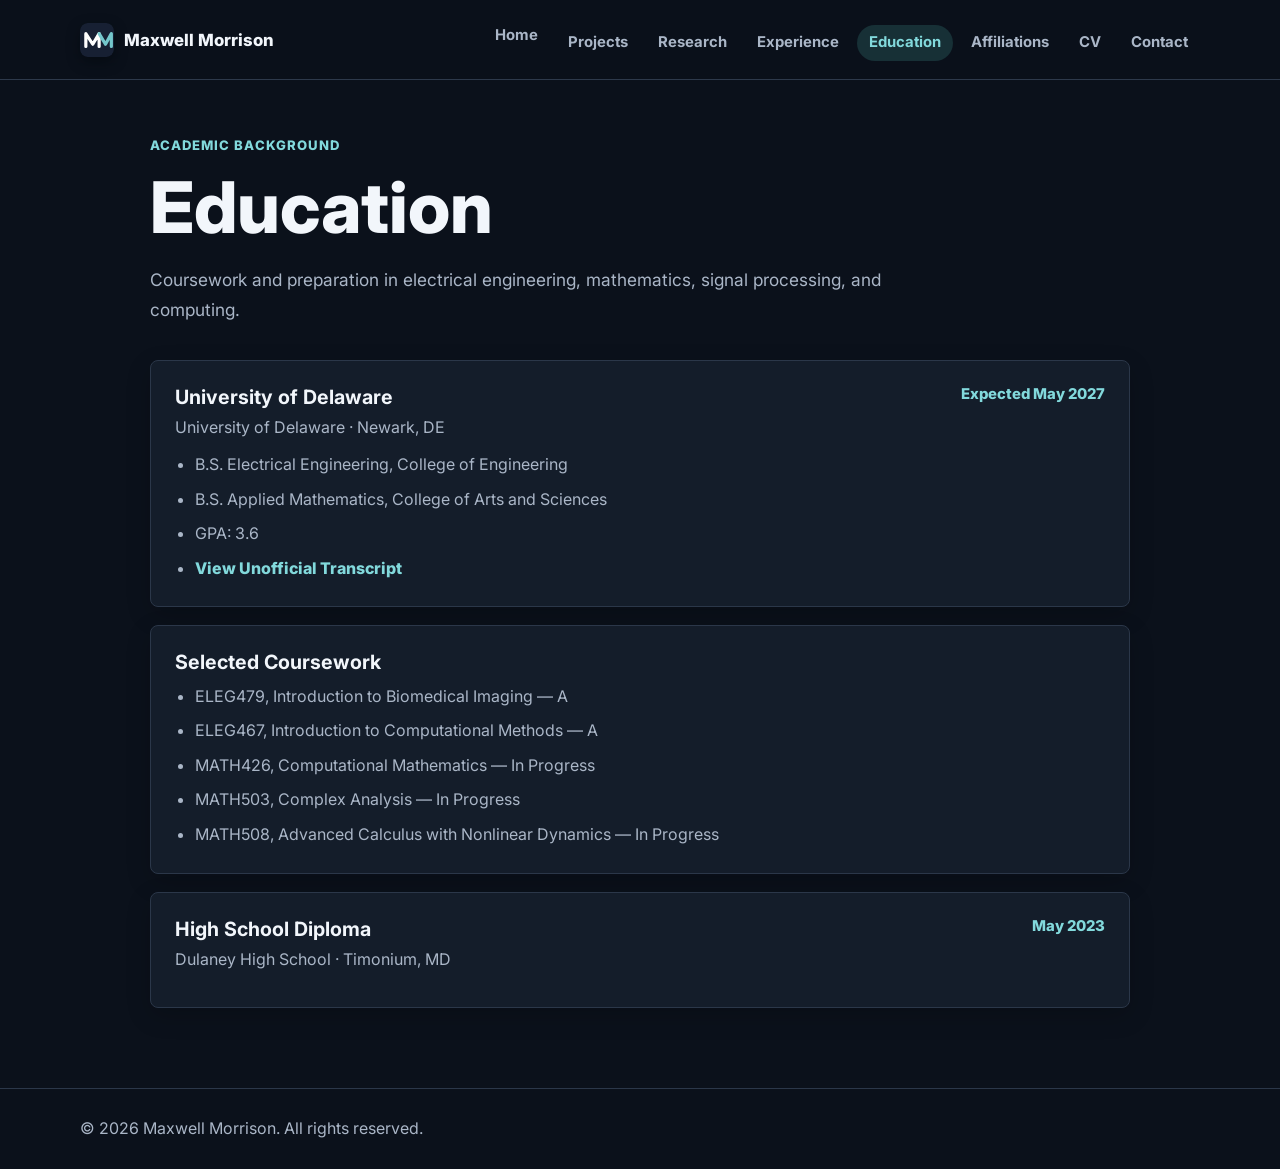
<file: public/education.html>
<!DOCTYPE html>
<html lang="en">
<head>
  <meta charset="UTF-8" />
  <meta name="viewport" content="width=device-width, initial-scale=1.0" />
  <link rel="icon" href="logo.svg" type="image/svg+xml">
  <title>Education | Maxwell Morrison</title>
  <link rel="preconnect" href="https://fonts.googleapis.com">
  <link rel="preconnect" href="https://fonts.gstatic.com" crossorigin>
  <link href="https://fonts.googleapis.com/css2?family=Inter:wght@400;600;700;800&display=swap" rel="stylesheet">
  <link rel="stylesheet" href="styles.css?v=20261029-dark">
</head>
<body>
  <header class="site-header">
    <div class="container">
      <nav class="site-nav" aria-label="Primary navigation">
        <a class="logo" href="index.html"><img class="logo-mark" src="logo.svg" alt="">Maxwell Morrison</a>
        <ul class="nav-links">
          <li><a href="index.html">Home</a></li>
          <li><a href="projects.html">Projects</a></li>
          <li><a href="research.html">Research</a></li>
          <li><a href="experience.html">Experience</a></li>
          <li><a href="education.html" class="active">Education</a></li>
          <li><a href="affiliations.html">Affiliations</a></li>
          <li><a href="cv.pdf" target="_blank" rel="noopener noreferrer">CV</a></li>
          <li><a href="contact.html">Contact</a></li>
        </ul>
      </nav>
    </div>
  </header>

  <main class="page-section">
    <div class="container page-shell">
      <p class="eyebrow">Academic Background</p>
      <h1>Education</h1>
      <p class="page-intro">
        Coursework and preparation in electrical engineering, mathematics, signal processing, and computing.
      </p>

      <div class="content-list">
        <article class="item">
          <div class="item-header">
            <h2>University of Delaware</h2>
            <div class="date">Expected May 2027</div>
          </div>
          <div class="subtitle">University of Delaware &middot; Newark, DE</div>
          <ul>
            <li>B.S. Electrical Engineering, College of Engineering</li>
            <li>B.S. Applied Mathematics, College of Arts and Sciences</li>
            <li>GPA: 3.6</li>
            <li><a class="text-link" href="Unofficial_Transcript.pdf" target="_blank" rel="noopener noreferrer">View Unofficial Transcript</a></li>
          </ul>
        </article>

        <article class="item">
          <div class="item-header">
            <h2>Selected Coursework</h2>
          </div>
          <ul>
            <li>ELEG479, Introduction to Biomedical Imaging &mdash; A</li>
            <li>ELEG467, Introduction to Computational Methods &mdash; A</li>
            <li>MATH426, Computational Mathematics &mdash; In Progress</li>
            <li>MATH503, Complex Analysis &mdash; In Progress</li>
            <li>MATH508, Advanced Calculus with Nonlinear Dynamics &mdash; In Progress</li>
          </ul>
        </article>

        <article class="item">
          <div class="item-header">
            <h2>High School Diploma</h2>
            <div class="date">May 2023</div>
          </div>
          <div class="subtitle">Dulaney High School &middot; Timonium, MD</div>
        </article>
      </div>
    </div>
  </main>

  <footer class="site-footer">
    <div class="container">
      <p>&copy; 2026 Maxwell Morrison. All rights reserved.</p>
    </div>
  </footer>
</body>
</html>
</file>
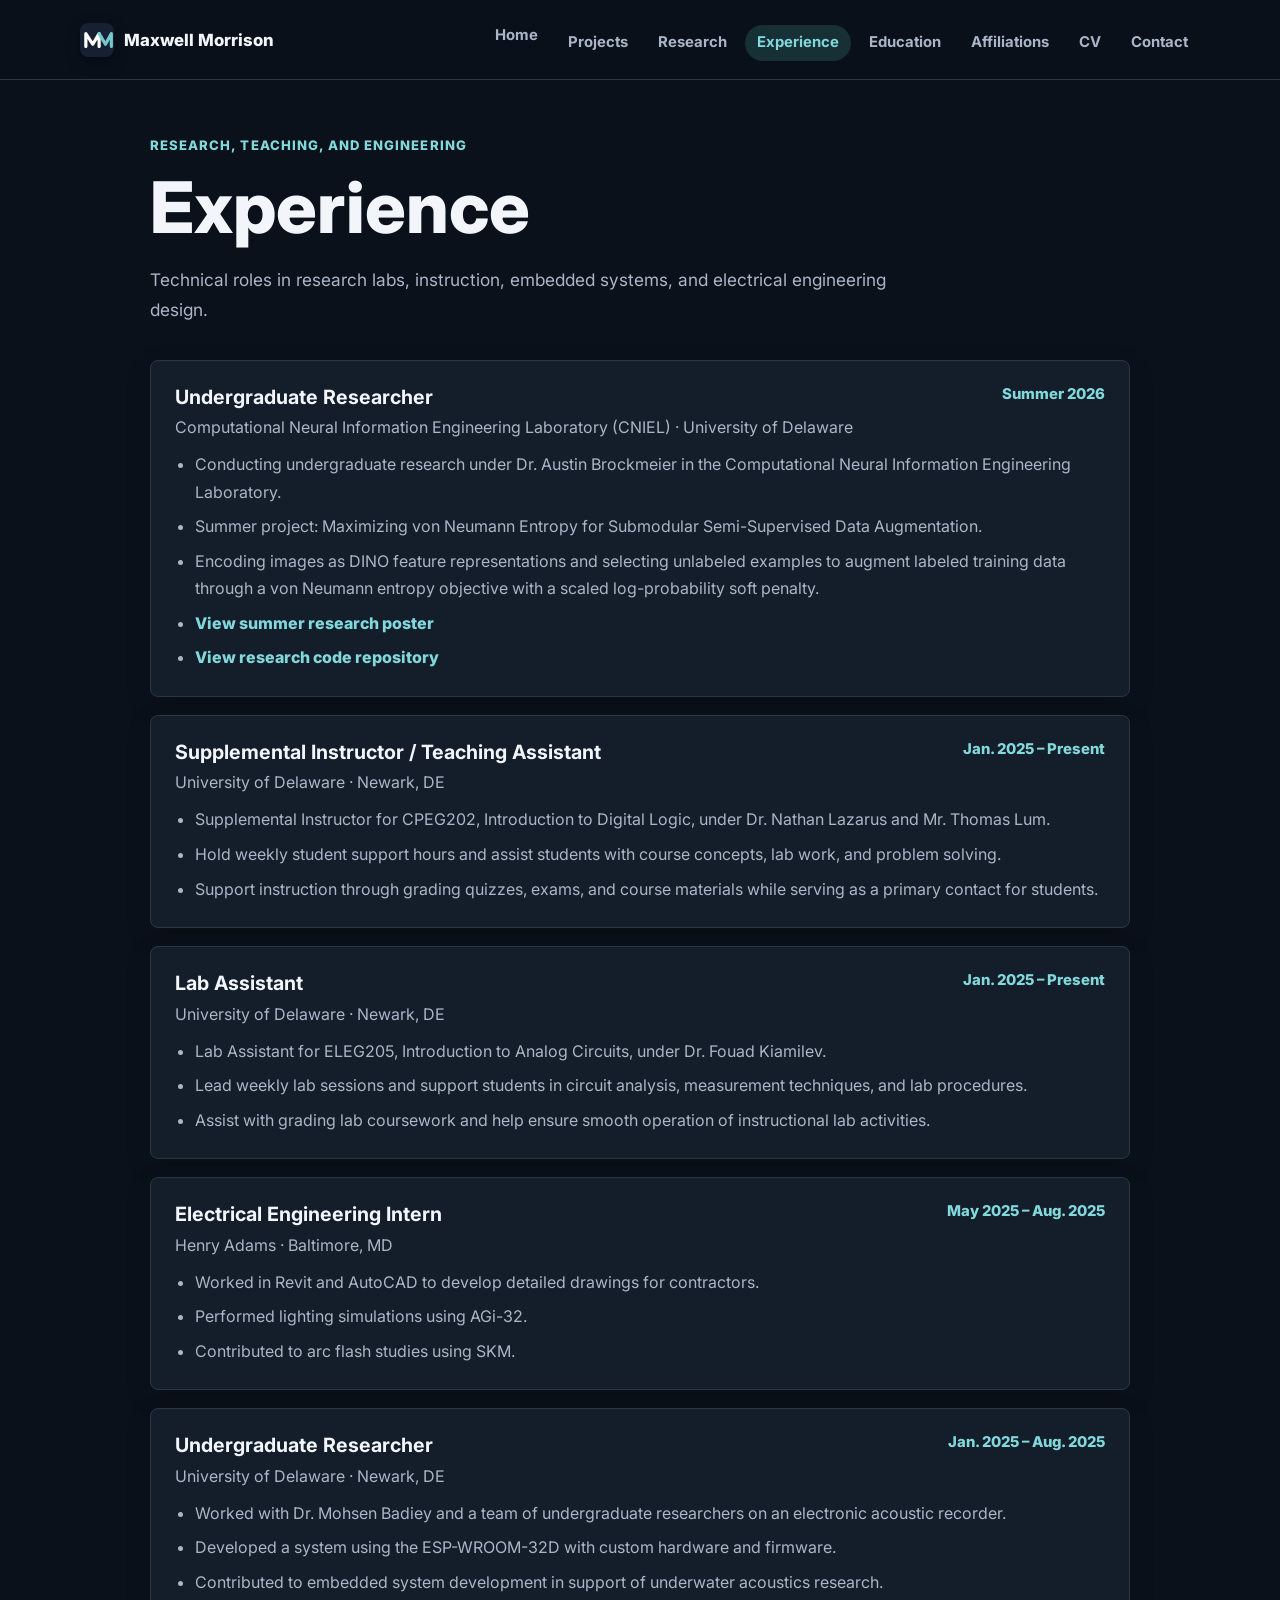
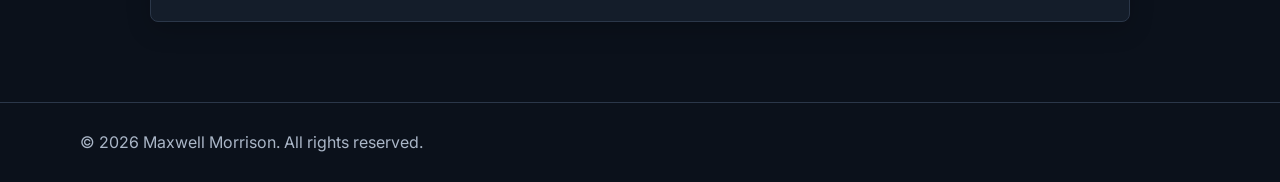
<file: public/experience.html>
<!DOCTYPE html>
<html lang="en">
<head>
  <meta charset="UTF-8" />
  <meta name="viewport" content="width=device-width, initial-scale=1.0" />
  <link rel="icon" href="logo.svg" type="image/svg+xml">
  <title>Experience | Maxwell Morrison</title>
  <link rel="preconnect" href="https://fonts.googleapis.com">
  <link rel="preconnect" href="https://fonts.gstatic.com" crossorigin>
  <link href="https://fonts.googleapis.com/css2?family=Inter:wght@400;600;700;800&display=swap" rel="stylesheet">
  <link rel="stylesheet" href="styles.css?v=20261029-dark">
</head>
<body>
  <header class="site-header">
    <div class="container">
      <nav class="site-nav" aria-label="Primary navigation">
        <a class="logo" href="index.html"><img class="logo-mark" src="logo.svg" alt="">Maxwell Morrison</a>
        <ul class="nav-links">
          <li><a href="index.html">Home</a></li>
          <li><a href="projects.html">Projects</a></li>
          <li><a href="research.html">Research</a></li>
          <li><a href="experience.html" class="active">Experience</a></li>
          <li><a href="education.html">Education</a></li>
          <li><a href="affiliations.html">Affiliations</a></li>
          <li><a href="cv.pdf" target="_blank" rel="noopener noreferrer">CV</a></li>
          <li><a href="contact.html">Contact</a></li>
        </ul>
      </nav>
    </div>
  </header>

  <main class="page-section">
    <div class="container page-shell">
      <p class="eyebrow">Research, Teaching, and Engineering</p>
      <h1>Experience</h1>
      <p class="page-intro">
        Technical roles in research labs, instruction, embedded systems, and electrical engineering design.
      </p>

      <div class="content-list">
        <article class="item">
          <div class="item-header">
            <h2>Undergraduate Researcher</h2>
            <div class="date">Summer 2026</div>
          </div>
          <div class="subtitle">Computational Neural Information Engineering Laboratory (CNIEL) &middot; University of Delaware</div>
          <ul>
            <li>Conducting undergraduate research under Dr. Austin Brockmeier in the Computational Neural Information Engineering Laboratory.</li>
            <li>Summer project: Maximizing von Neumann Entropy for Submodular Semi-Supervised Data Augmentation.</li>
            <li>Encoding images as DINO feature representations and selecting unlabeled examples to augment labeled training data through a von Neumann entropy objective with a scaled log-probability soft penalty.</li>
            <li><a class="text-link" href="Summer2026ResearchPoster.pdf" target="_blank" rel="noopener noreferrer">View summer research poster</a></li>
            <li><a class="text-link" href="https://github.com/maxbmorr/DINO-Kernel-Herding" target="_blank" rel="noopener noreferrer">View research code repository</a></li>
          </ul>
        </article>

        <article class="item">
          <div class="item-header">
            <h2>Supplemental Instructor / Teaching Assistant</h2>
            <div class="date">Jan. 2025 &ndash; Present</div>
          </div>
          <div class="subtitle">University of Delaware &middot; Newark, DE</div>
          <ul>
            <li>Supplemental Instructor for CPEG202, Introduction to Digital Logic, under Dr. Nathan Lazarus and Mr. Thomas Lum.</li>
            <li>Hold weekly student support hours and assist students with course concepts, lab work, and problem solving.</li>
            <li>Support instruction through grading quizzes, exams, and course materials while serving as a primary contact for students.</li>
          </ul>
        </article>

        <article class="item">
          <div class="item-header">
            <h2>Lab Assistant</h2>
            <div class="date">Jan. 2025 &ndash; Present</div>
          </div>
          <div class="subtitle">University of Delaware &middot; Newark, DE</div>
          <ul>
            <li>Lab Assistant for ELEG205, Introduction to Analog Circuits, under Dr. Fouad Kiamilev.</li>
            <li>Lead weekly lab sessions and support students in circuit analysis, measurement techniques, and lab procedures.</li>
            <li>Assist with grading lab coursework and help ensure smooth operation of instructional lab activities.</li>
          </ul>
        </article>

        <article class="item">
          <div class="item-header">
            <h2>Electrical Engineering Intern</h2>
            <div class="date">May 2025 &ndash; Aug. 2025</div>
          </div>
          <div class="subtitle">Henry Adams &middot; Baltimore, MD</div>
          <ul>
            <li>Worked in Revit and AutoCAD to develop detailed drawings for contractors.</li>
            <li>Performed lighting simulations using AGi-32.</li>
            <li>Contributed to arc flash studies using SKM.</li>
          </ul>
        </article>

        <article class="item">
          <div class="item-header">
            <h2>Undergraduate Researcher</h2>
            <div class="date">Jan. 2025 &ndash; Aug. 2025</div>
          </div>
          <div class="subtitle">University of Delaware &middot; Newark, DE</div>
          <ul>
            <li>Worked with Dr. Mohsen Badiey and a team of undergraduate researchers on an electronic acoustic recorder.</li>
            <li>Developed a system using the ESP-WROOM-32D with custom hardware and firmware.</li>
            <li>Contributed to embedded system development in support of underwater acoustics research.</li>
          </ul>
        </article>
      </div>
    </div>
  </main>

  <footer class="site-footer">
    <div class="container">
      <p>&copy; 2026 Maxwell Morrison. All rights reserved.</p>
    </div>
  </footer>
</body>
</html>
</file>
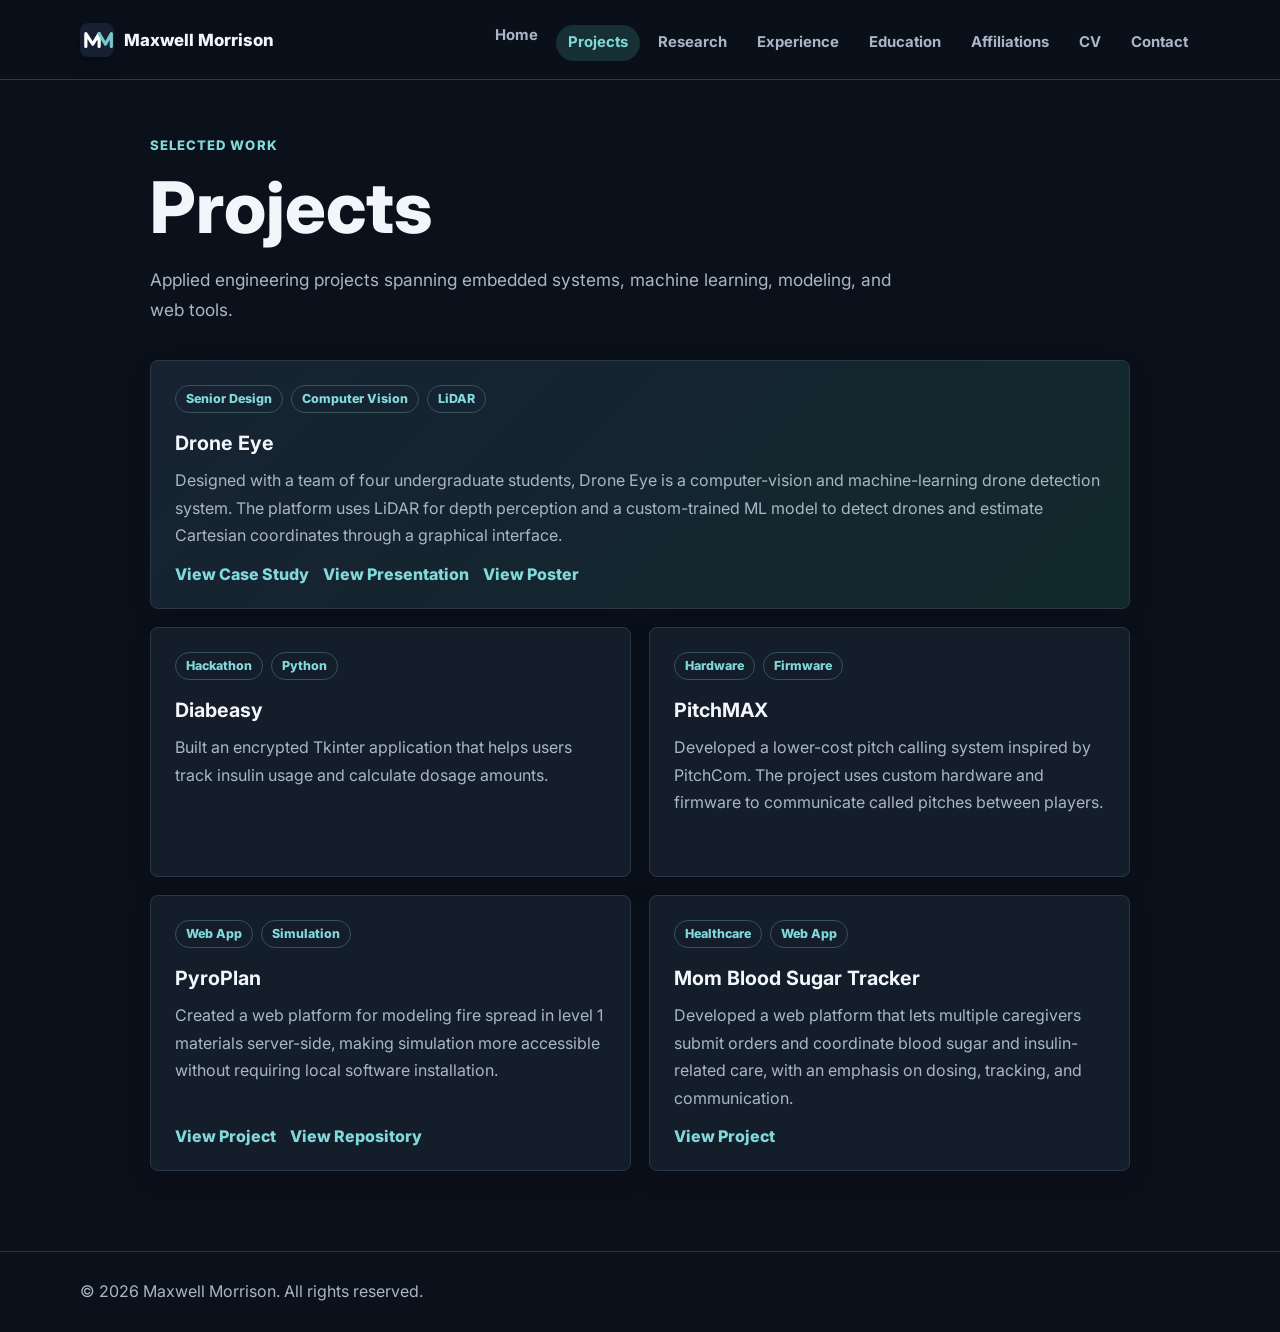
<file: public/projects.html>
<!DOCTYPE html>
<html lang="en">
<head>
  <meta charset="UTF-8" />
  <meta name="viewport" content="width=device-width, initial-scale=1.0" />
  <link rel="icon" href="logo.svg" type="image/svg+xml">
  <title>Projects | Maxwell Morrison</title>
  <link rel="preconnect" href="https://fonts.googleapis.com">
  <link rel="preconnect" href="https://fonts.gstatic.com" crossorigin>
  <link href="https://fonts.googleapis.com/css2?family=Inter:wght@400;600;700;800&display=swap" rel="stylesheet">
  <link rel="stylesheet" href="styles.css?v=20261029-dark">
</head>
<body>
  <header class="site-header">
    <div class="container">
      <nav class="site-nav" aria-label="Primary navigation">
        <a class="logo" href="index.html"><img class="logo-mark" src="logo.svg" alt="">Maxwell Morrison</a>
        <ul class="nav-links">
          <li><a href="index.html">Home</a></li>
          <li><a href="projects.html" class="active">Projects</a></li>
          <li><a href="research.html">Research</a></li>
          <li><a href="experience.html">Experience</a></li>
          <li><a href="education.html">Education</a></li>
          <li><a href="affiliations.html">Affiliations</a></li>
          <li><a href="cv.pdf" target="_blank" rel="noopener noreferrer">CV</a></li>
          <li><a href="contact.html">Contact</a></li>
        </ul>
      </nav>
    </div>
  </header>

  <main class="page-section">
    <div class="container page-shell">
      <p class="eyebrow">Selected Work</p>
      <h1>Projects</h1>
      <p class="page-intro">
        Applied engineering projects spanning embedded systems, machine learning, modeling, and web tools.
      </p>

      <div class="project-grid">
        <article class="project-card featured">
          <div>
            <div class="project-meta">
              <span class="tag">Senior Design</span>
              <span class="tag">Computer Vision</span>
              <span class="tag">LiDAR</span>
            </div>
            <h2>Drone Eye</h2>
            <p>
              Designed with a team of four undergraduate students, Drone Eye is a computer-vision and machine-learning
              drone detection system. The platform uses LiDAR for depth perception and a custom-trained ML model to
              detect drones and estimate Cartesian coordinates through a graphical interface.
            </p>
          </div>
          <div class="project-actions">
            <a class="text-link" href="droneeye.html">View Case Study</a>
            <a class="text-link" href="DroneEyeFinal.pptx.pdf" target="_blank" rel="noopener noreferrer">View Presentation</a>
            <a class="text-link" href="DroneEyeResearchDayPoster.pdf" target="_blank" rel="noopener noreferrer">View Poster</a>
          </div>
        </article>

        <article class="project-card">
          <div>
            <div class="project-meta">
              <span class="tag">Hackathon</span>
              <span class="tag">Python</span>
            </div>
            <h2>Diabeasy</h2>
            <p>
              Built an encrypted Tkinter application that helps users track insulin usage and calculate dosage amounts.
            </p>
          </div>
        </article>

        <article class="project-card">
          <div>
            <div class="project-meta">
              <span class="tag">Hardware</span>
              <span class="tag">Firmware</span>
            </div>
            <h2>PitchMAX</h2>
            <p>
              Developed a lower-cost pitch calling system inspired by PitchCom. The project uses custom hardware and
              firmware to communicate called pitches between players.
            </p>
          </div>
        </article>

        <article class="project-card">
          <div>
            <div class="project-meta">
              <span class="tag">Web App</span>
              <span class="tag">Simulation</span>
            </div>
            <h2>PyroPlan</h2>
            <p>
              Created a web platform for modeling fire spread in level 1 materials server-side, making simulation more
              accessible without requiring local software installation.
            </p>
          </div>
          <div class="project-actions">
            <a class="text-link" href="https://hackathon2026-cfbef.web.app/" target="_blank" rel="noopener noreferrer">View Project</a>
            <a class="text-link" href="https://github.com/maxbmorr/2026-Hackathon" target="_blank" rel="noopener noreferrer">View Repository</a>
          </div>
        </article>

        <article class="project-card">
          <div>
            <div class="project-meta">
              <span class="tag">Healthcare</span>
              <span class="tag">Web App</span>
            </div>
            <h2>Mom Blood Sugar Tracker</h2>
            <p>
              Developed a web platform that lets multiple caregivers submit orders and coordinate blood sugar and
              insulin-related care, with an emphasis on dosing, tracking, and communication.
            </p>
          </div>
          <div class="project-actions">
            <a class="text-link" href="https://mom-blood-sugar-trac.web.app/" target="_blank" rel="noopener noreferrer">View Project</a>
          </div>
        </article>
      </div>
    </div>
  </main>

  <footer class="site-footer">
    <div class="container">
      <p>&copy; 2026 Maxwell Morrison. All rights reserved.</p>
    </div>
  </footer>
</body>
</html>
</file>
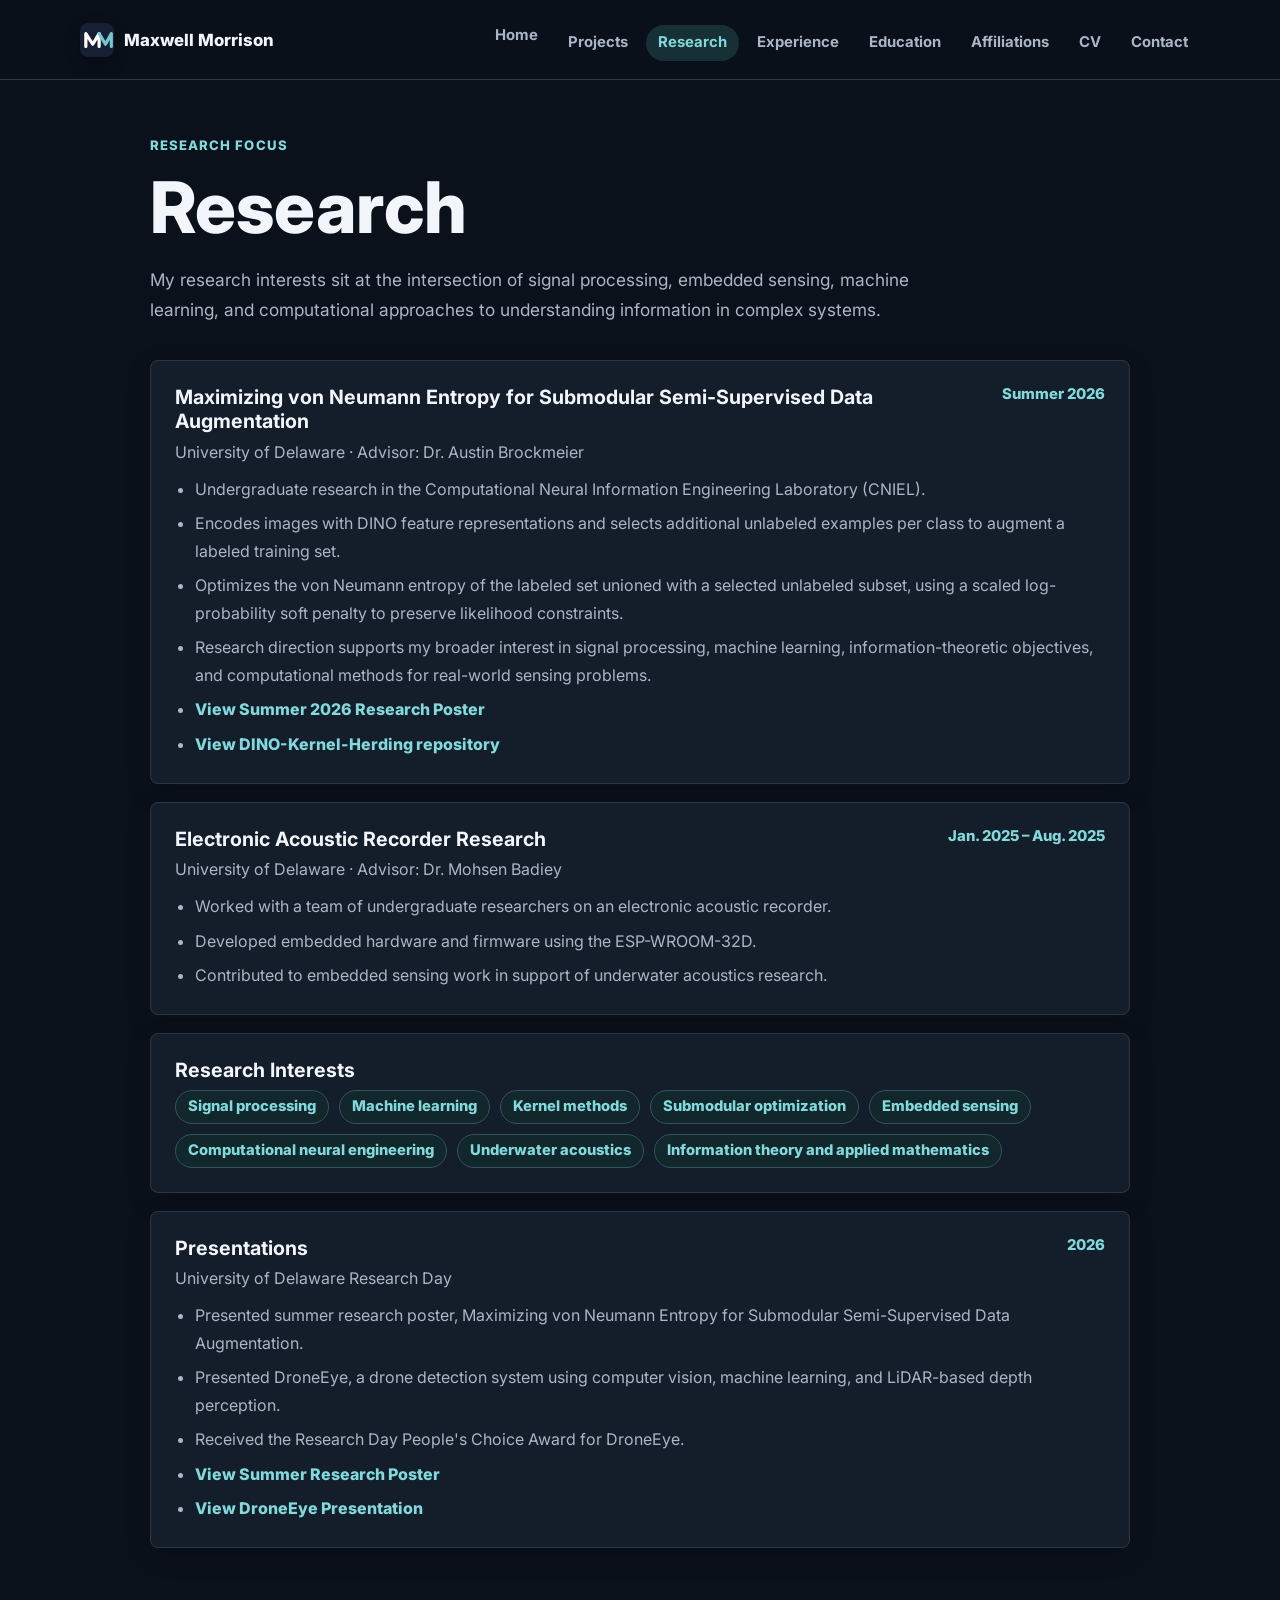
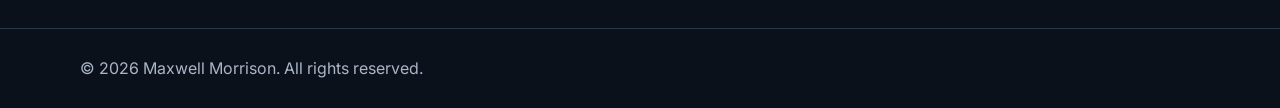
<file: public/research.html>
<!DOCTYPE html>
<html lang="en">
<head>
  <meta charset="UTF-8" />
  <meta name="viewport" content="width=device-width, initial-scale=1.0" />
  <link rel="icon" href="logo.svg" type="image/svg+xml">
  <title>Research | Maxwell Morrison</title>
  <link rel="preconnect" href="https://fonts.googleapis.com">
  <link rel="preconnect" href="https://fonts.gstatic.com" crossorigin>
  <link href="https://fonts.googleapis.com/css2?family=Inter:wght@400;600;700;800&display=swap" rel="stylesheet">
  <link rel="stylesheet" href="styles.css?v=20261029-dark">
</head>
<body>
  <header class="site-header">
    <div class="container">
      <nav class="site-nav" aria-label="Primary navigation">
        <a class="logo" href="index.html"><img class="logo-mark" src="logo.svg" alt="">Maxwell Morrison</a>
        <ul class="nav-links">
          <li><a href="index.html">Home</a></li>
          <li><a href="projects.html">Projects</a></li>
          <li><a href="research.html" class="active">Research</a></li>
          <li><a href="experience.html">Experience</a></li>
          <li><a href="education.html">Education</a></li>
          <li><a href="affiliations.html">Affiliations</a></li>
          <li><a href="cv.pdf" target="_blank" rel="noopener noreferrer">CV</a></li>
          <li><a href="contact.html">Contact</a></li>
        </ul>
      </nav>
    </div>
  </header>

  <main class="page-section">
    <div class="container page-shell">
      <p class="eyebrow">Research Focus</p>
      <h1>Research</h1>
      <p class="page-intro">
        My research interests sit at the intersection of signal processing, embedded sensing, machine learning,
        and computational approaches to understanding information in complex systems.
      </p>

      <div class="content-list">
        <article class="item">
          <div class="item-header">
            <h2>Maximizing von Neumann Entropy for Submodular Semi-Supervised Data Augmentation</h2>
            <div class="date">Summer 2026</div>
          </div>
          <div class="subtitle">University of Delaware &middot; Advisor: Dr. Austin Brockmeier</div>
          <ul>
            <li>Undergraduate research in the Computational Neural Information Engineering Laboratory (CNIEL).</li>
            <li>Encodes images with DINO feature representations and selects additional unlabeled examples per class to augment a labeled training set.</li>
            <li>Optimizes the von Neumann entropy of the labeled set unioned with a selected unlabeled subset, using a scaled log-probability soft penalty to preserve likelihood constraints.</li>
            <li>Research direction supports my broader interest in signal processing, machine learning, information-theoretic objectives, and computational methods for real-world sensing problems.</li>
            <li><a class="text-link" href="Summer2026ResearchPoster.pdf" target="_blank" rel="noopener noreferrer">View Summer 2026 Research Poster</a></li>
            <li><a class="text-link" href="https://github.com/maxbmorr/DINO-Kernel-Herding" target="_blank" rel="noopener noreferrer">View DINO-Kernel-Herding repository</a></li>
          </ul>
        </article>

        <article class="item">
          <div class="item-header">
            <h2>Electronic Acoustic Recorder Research</h2>
            <div class="date">Jan. 2025 &ndash; Aug. 2025</div>
          </div>
          <div class="subtitle">University of Delaware &middot; Advisor: Dr. Mohsen Badiey</div>
          <ul>
            <li>Worked with a team of undergraduate researchers on an electronic acoustic recorder.</li>
            <li>Developed embedded hardware and firmware using the ESP-WROOM-32D.</li>
            <li>Contributed to embedded sensing work in support of underwater acoustics research.</li>
          </ul>
        </article>

        <article class="item">
          <div class="item-header">
            <h2>Research Interests</h2>
          </div>
          <ul class="pill-list">
            <li>Signal processing</li>
            <li>Machine learning</li>
            <li>Kernel methods</li>
            <li>Submodular optimization</li>
            <li>Embedded sensing</li>
            <li>Computational neural engineering</li>
            <li>Underwater acoustics</li>
            <li>Information theory and applied mathematics</li>
          </ul>
        </article>

        <article class="item">
          <div class="item-header">
            <h2>Presentations</h2>
            <div class="date">2026</div>
          </div>
          <div class="subtitle">University of Delaware Research Day</div>
          <ul>
            <li>Presented summer research poster, Maximizing von Neumann Entropy for Submodular Semi-Supervised Data Augmentation.</li>
            <li>Presented DroneEye, a drone detection system using computer vision, machine learning, and LiDAR-based depth perception.</li>
            <li>Received the Research Day People's Choice Award for DroneEye.</li>
            <li><a class="text-link" href="Summer2026ResearchPoster.pdf" target="_blank" rel="noopener noreferrer">View Summer Research Poster</a></li>
            <li><a class="text-link" href="DroneEyeFinal.pptx.pdf" target="_blank" rel="noopener noreferrer">View DroneEye Presentation</a></li>
          </ul>
        </article>
      </div>
    </div>
  </main>

  <footer class="site-footer">
    <div class="container">
      <p>&copy; 2026 Maxwell Morrison. All rights reserved.</p>
    </div>
  </footer>
</body>
</html>
</file>
<file: public/styles.css>
* {
  box-sizing: border-box;
  margin: 0;
  padding: 0;
}

:root {
  color-scheme: dark;
  --ink: #f2f6fb;
  --muted: #aab6c7;
  --line: #2b3749;
  --panel: #141d2a;
  --surface: #0b111b;
  --accent: #47b5bc;
  --accent-dark: #82d9dc;
  --shadow: 0 18px 44px rgba(0, 0, 0, 0.32);
}

body {
  min-height: 100vh;
  font-family: "Inter", Arial, sans-serif;
  background: var(--surface);
  color: var(--ink);
}

a {
  color: inherit;
}

.container {
  width: min(1120px, calc(100% - 40px));
  margin: 0 auto;
}

.site-header {
  position: sticky;
  top: 0;
  z-index: 10;
  border-bottom: 1px solid rgba(53, 67, 87, 0.82);
  background: rgba(11, 17, 27, 0.9);
  backdrop-filter: blur(16px);
}

.site-nav {
  display: flex;
  align-items: center;
  justify-content: space-between;
  gap: 28px;
  padding: 18px 0;
}

.logo {
  display: inline-flex;
  align-items: center;
  gap: 10px;
  color: var(--ink);
  font-size: 1.05rem;
  font-weight: 800;
  letter-spacing: 0;
  text-decoration: none;
  white-space: nowrap;
}

.logo-mark {
  width: 34px;
  height: 34px;
  flex: 0 0 auto;
  border-radius: 8px;
  box-shadow: 0 5px 14px rgba(0, 0, 0, 0.34);
}

.nav-links {
  display: flex;
  flex-wrap: wrap;
  justify-content: flex-end;
  gap: 6px;
  list-style: none;
}

.nav-links a {
  display: inline-flex;
  min-height: 36px;
  align-items: center;
  border-radius: 999px;
  padding: 0 12px;
  color: var(--muted);
  font-size: 0.93rem;
  font-weight: 700;
  text-decoration: none;
  transition: background 0.18s ease, color 0.18s ease;
}

.nav-links a:hover,
.nav-links a.active {
  background: #173036;
  color: var(--accent-dark);
}

.hero {
  padding: 64px 0 76px;
}

.hero-grid {
  display: grid;
  grid-template-columns: minmax(0, 1.2fr) minmax(280px, 0.72fr);
  align-items: center;
  gap: 56px;
}

.eyebrow {
  margin-bottom: 14px;
  color: var(--accent-dark);
  font-size: 0.82rem;
  font-weight: 800;
  letter-spacing: 0.08em;
  text-transform: uppercase;
}

h1 {
  max-width: 820px;
  color: var(--ink);
  font-size: clamp(2.15rem, 6vw, 4.45rem);
  font-weight: 800;
  line-height: 1.02;
}

.hero-copy,
.page-intro {
  max-width: 760px;
  margin-top: 22px;
  color: var(--muted);
  font-size: 1.08rem;
  line-height: 1.75;
}

.actions {
  display: flex;
  flex-wrap: wrap;
  gap: 12px;
  margin-top: 30px;
}

.button {
  display: inline-flex;
  min-height: 44px;
  align-items: center;
  justify-content: center;
  border: 1px solid var(--line);
  border-radius: 8px;
  padding: 0 16px;
  background: var(--panel);
  color: var(--ink);
  font-weight: 800;
  text-decoration: none;
  transition: transform 0.18s ease, border-color 0.18s ease, background 0.18s ease;
}

.button.primary {
  border-color: var(--accent);
  background: var(--accent);
  color: #071315;
}

.button:hover {
  border-color: var(--accent);
  transform: translateY(-1px);
}

.portrait {
  overflow: hidden;
  border: 1px solid var(--line);
  border-radius: 8px;
  background: var(--panel);
  box-shadow: var(--shadow);
  aspect-ratio: 4 / 5;
}

.portrait img {
  display: block;
  width: 100%;
  height: 100%;
  object-fit: cover;
}

.highlight-strip {
  border-top: 1px solid var(--line);
  border-bottom: 1px solid var(--line);
  background: var(--panel);
}

.highlights {
  display: grid;
  grid-template-columns: repeat(3, 1fr);
  gap: 1px;
  background: var(--line);
}

.highlight {
  min-height: 128px;
  padding: 24px;
  background: var(--panel);
}

.highlight strong {
  display: block;
  margin-bottom: 8px;
  color: var(--ink);
  font-size: 1rem;
}

.highlight span {
  color: var(--muted);
  line-height: 1.55;
}

.page-section {
  padding: 54px 0 80px;
}

.page-shell {
  max-width: 980px;
}

.content-list {
  display: grid;
  gap: 18px;
  margin-top: 34px;
}

.item,
.contact-item,
.section-block {
  border: 1px solid var(--line);
  border-radius: 8px;
  background: var(--panel);
  padding: 24px;
  box-shadow: 0 8px 24px rgba(0, 0, 0, 0.18);
}

.item-header {
  display: flex;
  align-items: flex-start;
  justify-content: space-between;
  gap: 18px;
  margin-bottom: 8px;
}

h2 {
  color: var(--ink);
  font-size: 1.23rem;
  line-height: 1.25;
}

.date {
  color: var(--accent-dark);
  font-size: 0.93rem;
  font-weight: 800;
  white-space: nowrap;
}

.subtitle {
  margin-bottom: 14px;
  color: var(--muted);
  font-size: 1rem;
}

p,
li {
  color: var(--muted);
  font-size: 1rem;
  line-height: 1.72;
}

ul {
  padding-left: 20px;
}

li + li {
  margin-top: 7px;
}

.text-link {
  color: var(--accent-dark);
  font-weight: 800;
  text-decoration: none;
}

.text-link:hover {
  text-decoration: underline;
}

.pill-list {
  display: flex;
  flex-wrap: wrap;
  gap: 10px;
  padding-left: 0;
  list-style: none;
}

.pill-list li {
  border: 1px solid #34535a;
  border-radius: 999px;
  padding: 7px 12px;
  background: #12272b;
  color: var(--accent-dark);
  font-size: 0.92rem;
  font-weight: 800;
  line-height: 1.2;
}

.pill-list li + li {
  margin-top: 0;
}

.project-actions {
  margin-top: 14px;
}

.project-grid {
  display: grid;
  grid-template-columns: repeat(2, minmax(0, 1fr));
  gap: 18px;
  margin-top: 34px;
}

.project-card {
  display: flex;
  min-height: 250px;
  flex-direction: column;
  justify-content: space-between;
  border: 1px solid var(--line);
  border-radius: 8px;
  background: var(--panel);
  padding: 24px;
  box-shadow: 0 8px 24px rgba(0, 0, 0, 0.18);
}

.project-card.featured {
  grid-column: span 2;
  min-height: 220px;
  background: linear-gradient(135deg, #172231 0%, #11292d 100%);
}

.project-meta {
  display: flex;
  flex-wrap: wrap;
  gap: 8px;
  margin-bottom: 18px;
}

.tag {
  display: inline-flex;
  min-height: 28px;
  align-items: center;
  border: 1px solid #34535a;
  border-radius: 999px;
  padding: 0 10px;
  color: var(--accent-dark);
  font-size: 0.78rem;
  font-weight: 800;
}

.project-card h2 {
  margin-bottom: 12px;
}

.project-actions {
  display: flex;
  flex-wrap: wrap;
  gap: 14px;
}

.detail-grid {
  display: grid;
  grid-template-columns: repeat(2, minmax(0, 1fr));
  gap: 18px;
  margin-top: 34px;
}

.affiliation-grid {
  display: grid;
  grid-template-columns: repeat(2, minmax(0, 1fr));
  gap: 18px;
  margin-top: 34px;
}

.affiliation-card {
  border: 1px solid var(--line);
  border-radius: 8px;
  background: var(--panel);
  padding: 24px;
  box-shadow: 0 8px 24px rgba(0, 0, 0, 0.18);
}

.affiliation-card h2 {
  margin-bottom: 18px;
}

.affiliation-list {
  display: grid;
  gap: 12px;
  padding-left: 0;
  list-style: none;
}

.affiliation-list li {
  display: flex;
  align-items: flex-start;
  justify-content: space-between;
  gap: 16px;
  border-top: 1px solid var(--line);
  padding-top: 12px;
}

.affiliation-list li:first-child {
  border-top: 0;
  padding-top: 0;
}

.affiliation-list span {
  color: var(--muted);
  font-size: 0.9rem;
  font-weight: 700;
  white-space: nowrap;
}

.contact-grid {
  display: grid;
  grid-template-columns: repeat(2, minmax(0, 1fr));
  gap: 16px;
  margin-top: 34px;
}

.contact-item h2 {
  margin-bottom: 8px;
  color: var(--muted);
  font-size: 0.82rem;
  letter-spacing: 0.08em;
  text-transform: uppercase;
}

.contact-item a,
.contact-item span {
  color: var(--ink);
  font-weight: 700;
  overflow-wrap: anywhere;
  text-decoration: none;
}

.contact-item a:hover {
  color: var(--accent-dark);
  text-decoration: underline;
}

.site-footer {
  border-top: 1px solid var(--line);
  padding: 26px 0;
  color: var(--muted);
  font-size: 0.92rem;
}

@media (max-width: 820px) {
  .site-nav {
    align-items: flex-start;
    flex-direction: column;
  }

  .nav-links {
    justify-content: flex-start;
  }

  .hero {
    padding-top: 42px;
  }

  .hero-grid,
  .highlights,
  .project-grid,
  .detail-grid,
  .affiliation-grid,
  .contact-grid {
    grid-template-columns: 1fr;
  }

  .project-card.featured {
    grid-column: span 1;
  }

  .portrait {
    max-width: 360px;
  }

  .item-header {
    flex-direction: column;
    gap: 6px;
  }

  .date {
    white-space: normal;
  }
}
</file>
